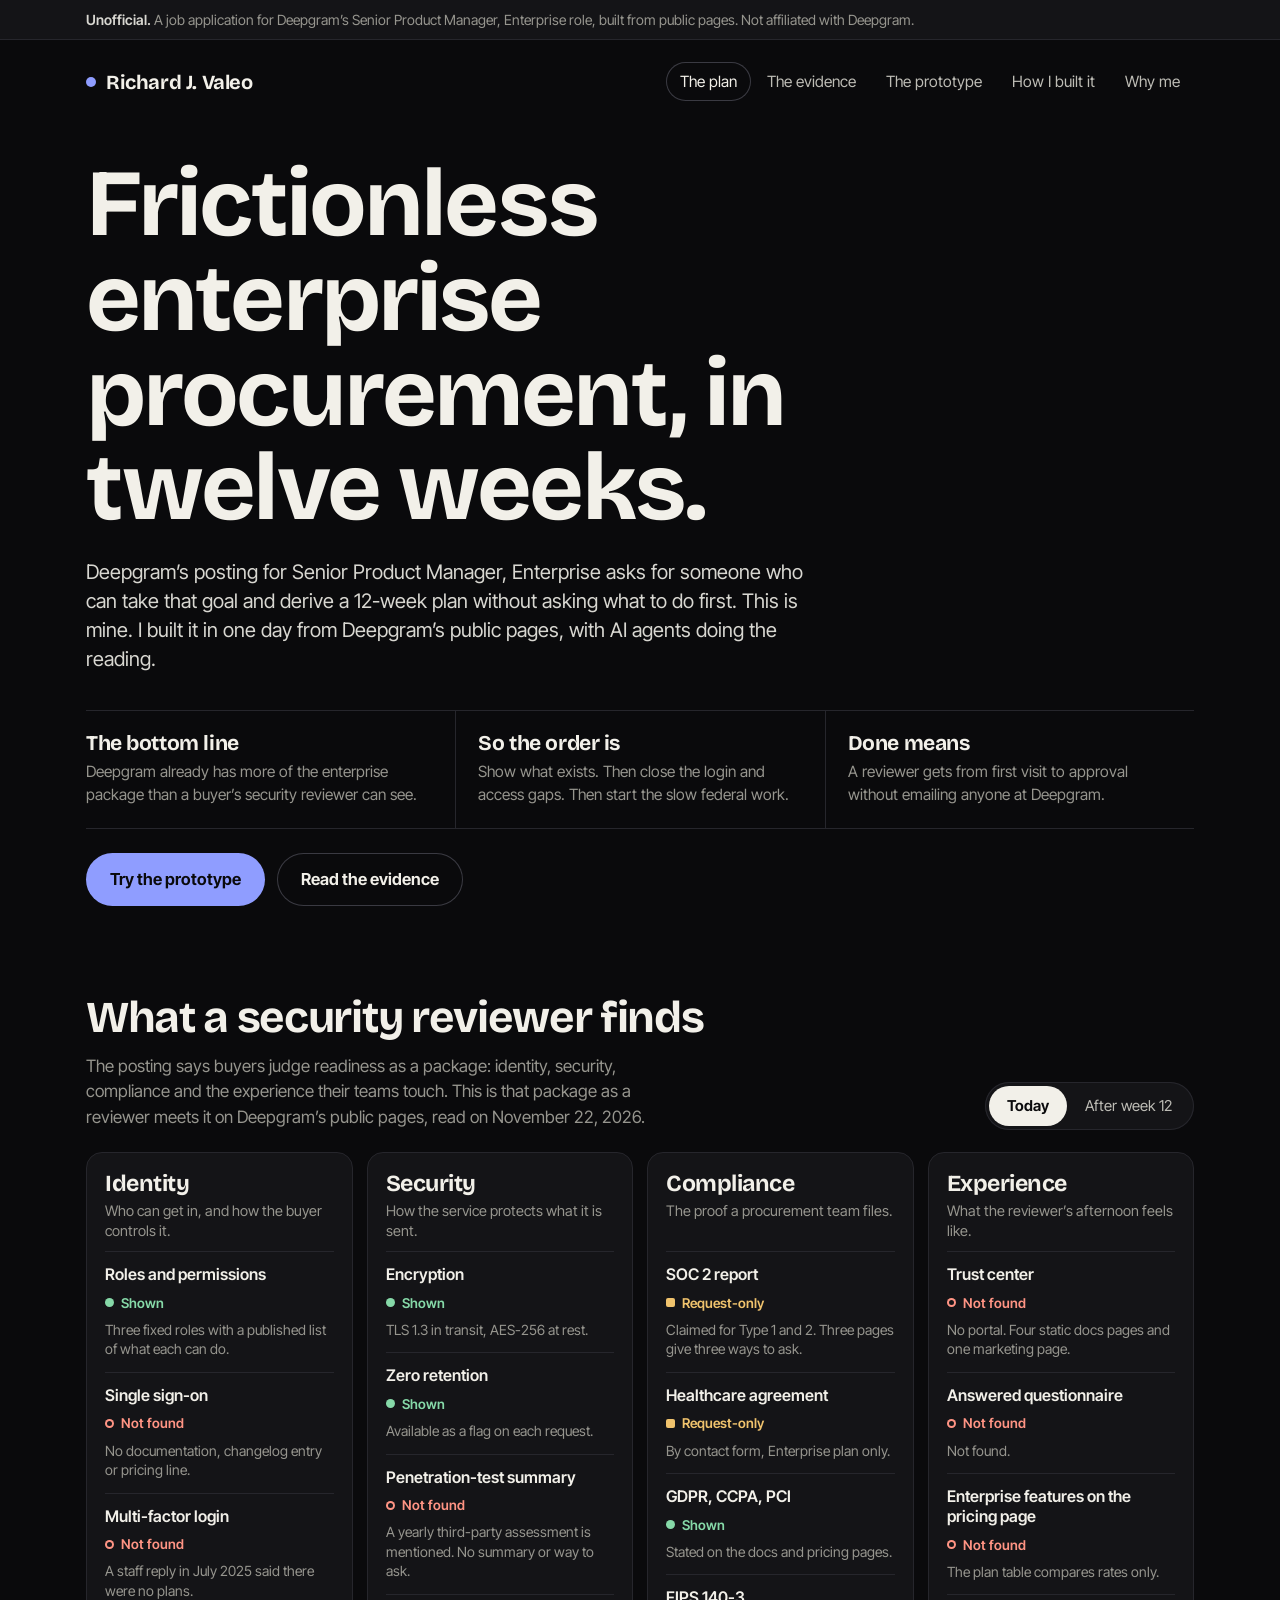
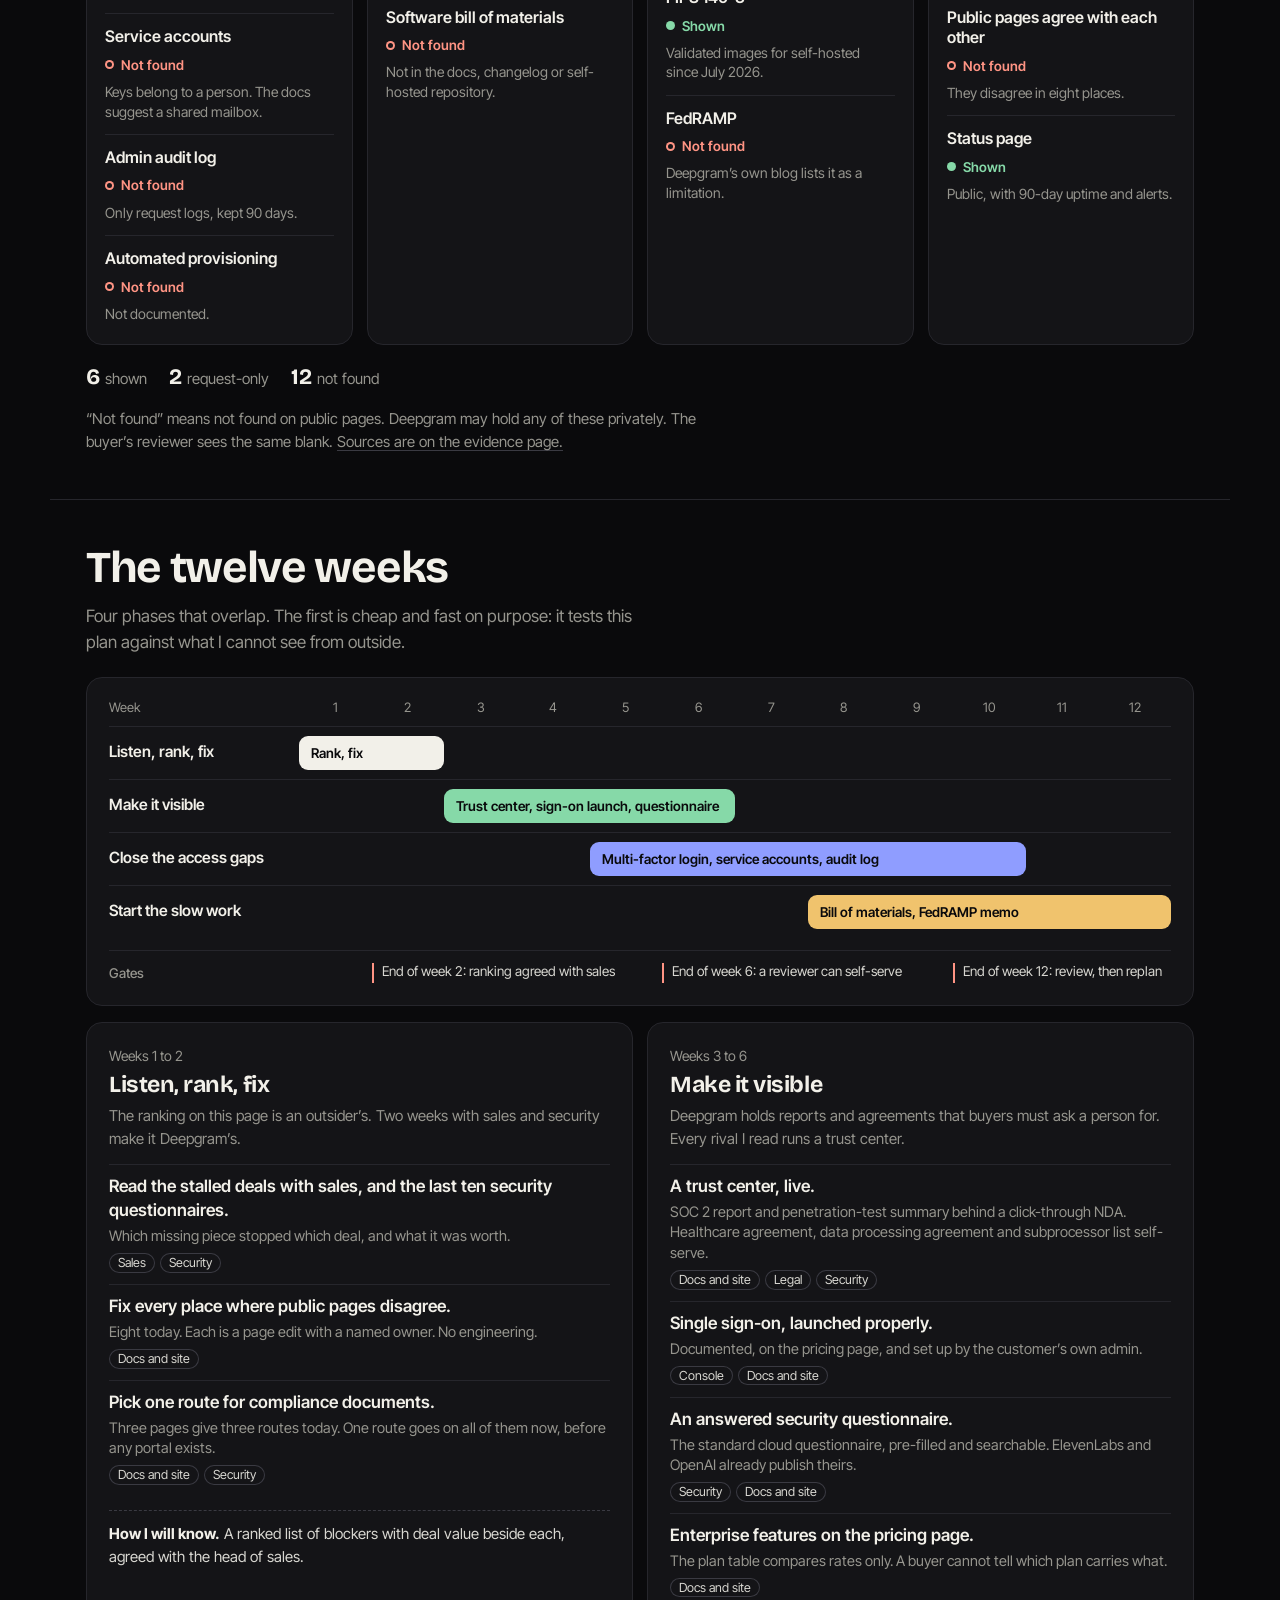
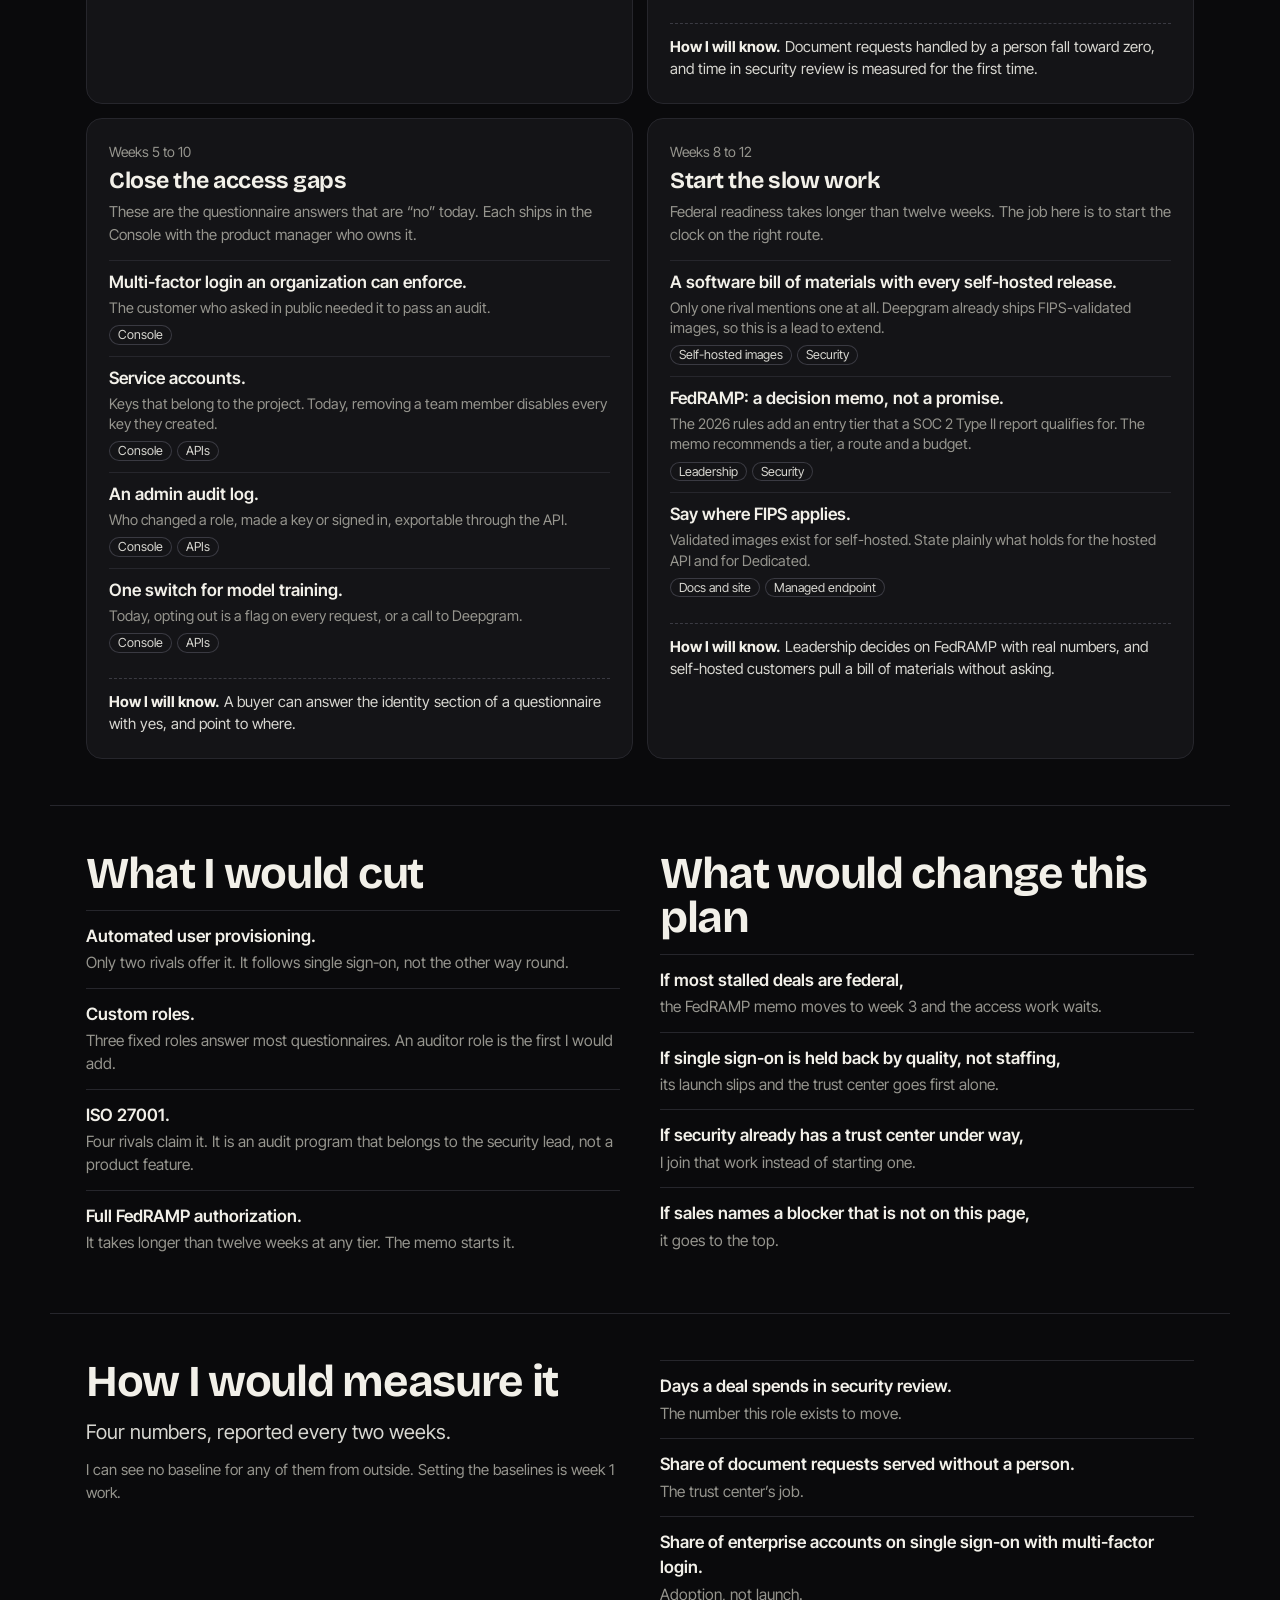
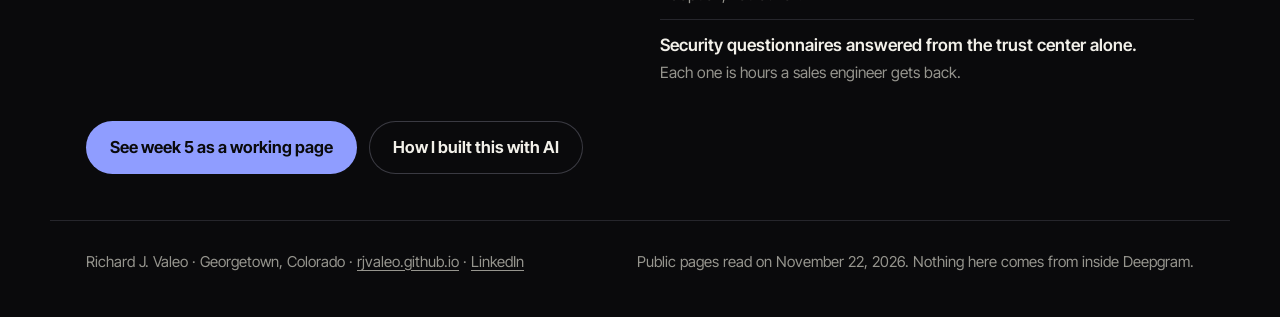
<file: index.html>
<!doctype html><html lang="en"><head><meta charset="utf-8"><meta name="viewport" content="width=device-width,initial-scale=1"><script>if(/thedigitalpolymath[.]com$/.test(location.hostname)){window.dataLayer=window.dataLayer||[];window.gtag=function(){dataLayer.push(arguments)};gtag("js",new Date());gtag("config","G-C206274WSE");var s=document.createElement("script");s.async=true;s.src="https://www.googletagmanager.com/gtag/js?id=G-C206274WSE";document.head.appendChild(s)}</script><meta name="robots" content="noindex,nofollow"><title>Frictionless enterprise procurement in twelve weeks · Richard J. Valeo</title><meta name="description" content="A 12-week plan for Deepgram’s Senior Product Manager, Enterprise role, by Richard J. Valeo. Unofficial, built from public pages."><link rel="stylesheet" href="assets/site.css"></head><body><a class="skip" href="#main">Skip to content</a><div class="flag"><div class="w"><b>Unofficial.</b> A job application for Deepgram&rsquo;s Senior Product Manager, Enterprise role, built from public pages. Not affiliated with Deepgram.</div></div><header class="w nav"><a class="me" href="index.html"><i></i>Richard J. Valeo</a><nav aria-label="Pages"><a href="index.html" aria-current="page">The plan</a><a href="evidence.html">The evidence</a><a href="prototype.html">The prototype</a><a href="how.html">How I built it</a><a href="why.html">Why me</a></nav></header><main id="main"><div class="w hero"><h1>Frictionless enterprise procurement, in twelve weeks.</h1><p class="lead">Deepgram&rsquo;s posting for Senior Product Manager, Enterprise asks for someone who can take that goal and derive a 12-week plan without asking what to do first. This is mine. I built it in one day from Deepgram&rsquo;s public pages, with AI agents doing the reading.</p><div class="bottom"><div><b>The bottom line</b><span>Deepgram already has more of the enterprise package than a buyer&rsquo;s security reviewer can see.</span></div><div><b>So the order is</b><span>Show what exists. Then close the login and access gaps. Then start the slow federal work.</span></div><div><b>Done means</b><span>A reviewer gets from first visit to approval without emailing anyone at Deepgram.</span></div></div><div class="next"><a class="btn" href="prototype.html">Try the prototype</a><a class="btn ghost" href="evidence.html">Read the evidence</a></div></div><section class="w" id="package"><div class="shead"><div><h2>What a security reviewer finds</h2><p>The posting says buyers judge readiness as a package: identity, security, compliance and the experience their teams touch. This is that package as a reviewer meets it on Deepgram&rsquo;s public pages, read on November 22, 2026.</p></div><div class="seg" role="group" aria-label="Board view"><button type="button" aria-pressed="true" data-view="today">Today</button><button type="button" aria-pressed="false" data-view="after">After week 12</button></div></div><div class="board" data-view="today" id="board"><div class="col"><h3>Identity</h3><p>Who can get in, and how the buyer controls it.</p><div class="item"><b>Roles and permissions</b><div class="today"><span class="st ok">Shown</span><small>Three fixed roles with a published list of what each can do.</small></div><div class="after"><span class="st ok">Shown</span><small>Unchanged. An auditor role is the first I would add later.</small></div></div><div class="item moved"><b>Single sign-on</b><div class="today"><span class="st none">Not found</span><small>No documentation, changelog entry or pricing line.</small></div><div class="after"><span class="st ok">Self-serve</span><span class="wk">week 4</span><small>Documented, priced, and set up by the customer&rsquo;s own admin.</small></div></div><div class="item moved"><b>Multi-factor login</b><div class="today"><span class="st none">Not found</span><small>A staff reply in July 2025 said there were no plans.</small></div><div class="after"><span class="st ok">Shown</span><span class="wk">week 8</span><small>Enforceable for a whole organization.</small></div></div><div class="item moved"><b>Service accounts</b><div class="today"><span class="st none">Not found</span><small>Keys belong to a person. The docs suggest a shared mailbox.</small></div><div class="after"><span class="st ok">Shown</span><span class="wk">week 9</span><small>Keys that belong to the project and survive staff changes.</small></div></div><div class="item moved"><b>Admin audit log</b><div class="today"><span class="st none">Not found</span><small>Only request logs, kept 90 days.</small></div><div class="after"><span class="st ok">Shown</span><span class="wk">week 10</span><small>Role changes, key events and sign-ins, exportable.</small></div></div><div class="item"><b>Automated provisioning</b><div class="today"><span class="st none">Not found</span><small>Not documented.</small></div><div class="after"><span class="st none">Not found</span><small>Cut from these twelve weeks. It follows single sign-on.</small></div></div></div><div class="col"><h3>Security</h3><p>How the service protects what it is sent.</p><div class="item"><b>Encryption</b><div class="today"><span class="st ok">Shown</span><small>TLS 1.3 in transit, AES-256 at rest.</small></div><div class="after"><span class="st ok">Shown</span><small>Unchanged.</small></div></div><div class="item moved"><b>Zero retention</b><div class="today"><span class="st ok">Shown</span><small>Available as a flag on each request.</small></div><div class="after"><span class="st ok">Self-serve</span><span class="wk">week 7</span><small>One account-level switch an admin sets.</small></div></div><div class="item moved"><b>Penetration-test summary</b><div class="today"><span class="st none">Not found</span><small>A yearly third-party assessment is mentioned. No summary or way to ask.</small></div><div class="after"><span class="st gate">Request-only</span><span class="wk">week 5</span><small>In the trust center, behind a click-through NDA.</small></div></div><div class="item moved"><b>Software bill of materials</b><div class="today"><span class="st none">Not found</span><small>Not in the docs, changelog or self-hosted repository.</small></div><div class="after"><span class="st ok">Self-serve</span><span class="wk">week 11</span><small>Published with every self-hosted release.</small></div></div></div><div class="col"><h3>Compliance</h3><p>The proof a procurement team files.</p><div class="item moved"><b>SOC 2 report</b><div class="today"><span class="st gate">Request-only</span><small>Claimed for Type 1 and 2. Three pages give three ways to ask.</small></div><div class="after"><span class="st ok">Self-serve</span><span class="wk">week 4</span><small>One route: the trust center, behind a click-through NDA.</small></div></div><div class="item moved"><b>Healthcare agreement</b><div class="today"><span class="st gate">Request-only</span><small>By contact form, Enterprise plan only.</small></div><div class="after"><span class="st ok">Self-serve</span><span class="wk">week 5</span><small>Requested and signed in the trust center.</small></div></div><div class="item"><b>GDPR, CCPA, PCI</b><div class="today"><span class="st ok">Shown</span><small>Stated on the docs and pricing pages.</small></div><div class="after"><span class="st ok">Shown</span><small>Unchanged.</small></div></div><div class="item moved"><b>FIPS 140-3</b><div class="today"><span class="st ok">Shown</span><small>Validated images for self-hosted since July 2026.</small></div><div class="after"><span class="st ok">Shown</span><span class="wk">week 12</span><small>Plus a plain statement of what holds for the hosted API.</small></div></div><div class="item moved"><b>FedRAMP</b><div class="today"><span class="st none">Not found</span><small>Deepgram&rsquo;s own blog lists it as a limitation.</small></div><div class="after"><span class="st move">In motion</span><span class="wk">week 12</span><small>A decision memo: tier, route and budget.</small></div></div></div><div class="col"><h3>Experience</h3><p>What the reviewer&rsquo;s afternoon feels like.</p><div class="item moved"><b>Trust center</b><div class="today"><span class="st none">Not found</span><small>No portal. Four static docs pages and one marketing page.</small></div><div class="after"><span class="st ok">Self-serve</span><span class="wk">week 5</span><small>Live, with documents, answers and status in one place.</small></div></div><div class="item moved"><b>Answered questionnaire</b><div class="today"><span class="st none">Not found</span><small>Not found.</small></div><div class="after"><span class="st ok">Self-serve</span><span class="wk">week 6</span><small>The standard cloud questionnaire, pre-filled and searchable.</small></div></div><div class="item moved"><b>Enterprise features on the pricing page</b><div class="today"><span class="st none">Not found</span><small>The plan table compares rates only.</small></div><div class="after"><span class="st ok">Shown</span><span class="wk">week 4</span><small>Listed by plan.</small></div></div><div class="item moved"><b>Public pages agree with each other</b><div class="today"><span class="st none">Not found</span><small>They disagree in eight places.</small></div><div class="after"><span class="st ok">Shown</span><span class="wk">week 2</span><small>Fixed, with an owner for each page.</small></div></div><div class="item"><b>Status page</b><div class="today"><span class="st ok">Shown</span><small>Public, with 90-day uptime and alerts.</small></div><div class="after"><span class="st ok">Shown</span><small>Unchanged.</small></div></div></div></div><div class="tally today"><span><b>6</b>shown</span><span><b>2</b>request-only</span><span><b>12</b>not found</span></div><div class="tally after"><span><b>17</b>shown or self-serve</span><span><b>1</b>behind an NDA</span><span><b>1</b>in motion</span><span><b>1</b>not yet</span></div><p class="note" style="margin-top:14px">&ldquo;Not found&rdquo; means not found on public pages. Deepgram may hold any of these privately. The buyer&rsquo;s reviewer sees the same blank. <a href="evidence.html">Sources are on the evidence page.</a></p></section><section class="w" id="weeks"><div class="shead"><div><h2>The twelve weeks</h2><p>Four phases that overlap. The first is cheap and fast on purpose: it tests this plan against what I cannot see from outside.</p></div></div><div class="gantt" role="img" aria-label="Twelve-week timeline in four overlapping phases: weeks 1 to 2, 3 to 6, 5 to 10 and 8 to 12."><div class="gin"><div class="wkrow"><span>Week</span><span>1</span><span>2</span><span>3</span><span>4</span><span>5</span><span>6</span><span>7</span><span>8</span><span>9</span><span>10</span><span>11</span><span>12</span></div><div class="lane"><b>Listen, rank, fix</b><div class="bar a" style="grid-column:2/4">Rank, fix</div></div><div class="lane"><b>Make it visible</b><div class="bar b" style="grid-column:4/8">Trust center, sign-on launch, questionnaire</div></div><div class="lane"><b>Close the access gaps</b><div class="bar c" style="grid-column:6/12">Multi-factor login, service accounts, audit log</div></div><div class="lane"><b>Start the slow work</b><div class="bar e" style="grid-column:9/14">Bill of materials, FedRAMP memo</div></div><div class="gates"><b>Gates</b><span style="grid-column:3/7">End of week 2: ranking agreed with sales</span><span style="grid-column:7/11">End of week 6: a reviewer can self-serve</span><span style="grid-column:11/14">End of week 12: review, then replan</span></div></div></div><div class="phases"><div class="phase"><span class="when">Weeks 1 to 2</span><h3>Listen, rank, fix</h3><p class="note" style="margin-top:8px">The ranking on this page is an outsider&rsquo;s. Two weeks with sales and security make it Deepgram&rsquo;s.</p><ul><li><b>Read the stalled deals with sales, and the last ten security questionnaires.</b><span>Which missing piece stopped which deal, and what it was worth.</span><span class="tag">Sales</span><span class="tag">Security</span></li><li><b>Fix every place where public pages disagree.</b><span>Eight today. Each is a page edit with a named owner. No engineering.</span><span class="tag">Docs and site</span></li><li><b>Pick one route for compliance documents.</b><span>Three pages give three routes today. One route goes on all of them now, before any portal exists.</span><span class="tag">Docs and site</span><span class="tag">Security</span></li></ul><p class="know"><b>How I will know.</b> A ranked list of blockers with deal value beside each, agreed with the head of sales.</p></div><div class="phase"><span class="when">Weeks 3 to 6</span><h3>Make it visible</h3><p class="note" style="margin-top:8px">Deepgram holds reports and agreements that buyers must ask a person for. Every rival I read runs a trust center.</p><ul><li><b>A trust center, live.</b><span>SOC 2 report and penetration-test summary behind a click-through NDA. Healthcare agreement, data processing agreement and subprocessor list self-serve.</span><span class="tag">Docs and site</span><span class="tag">Legal</span><span class="tag">Security</span></li><li><b>Single sign-on, launched properly.</b><span>Documented, on the pricing page, and set up by the customer&rsquo;s own admin.</span><span class="tag">Console</span><span class="tag">Docs and site</span></li><li><b>An answered security questionnaire.</b><span>The standard cloud questionnaire, pre-filled and searchable. ElevenLabs and OpenAI already publish theirs.</span><span class="tag">Security</span><span class="tag">Docs and site</span></li><li><b>Enterprise features on the pricing page.</b><span>The plan table compares rates only. A buyer cannot tell which plan carries what.</span><span class="tag">Docs and site</span></li></ul><p class="know"><b>How I will know.</b> Document requests handled by a person fall toward zero, and time in security review is measured for the first time.</p></div><div class="phase"><span class="when">Weeks 5 to 10</span><h3>Close the access gaps</h3><p class="note" style="margin-top:8px">These are the questionnaire answers that are &ldquo;no&rdquo; today. Each ships in the Console with the product manager who owns it.</p><ul><li><b>Multi-factor login an organization can enforce.</b><span>The customer who asked in public needed it to pass an audit.</span><span class="tag">Console</span></li><li><b>Service accounts.</b><span>Keys that belong to the project. Today, removing a team member disables every key they created.</span><span class="tag">Console</span><span class="tag">APIs</span></li><li><b>An admin audit log.</b><span>Who changed a role, made a key or signed in, exportable through the API.</span><span class="tag">Console</span><span class="tag">APIs</span></li><li><b>One switch for model training.</b><span>Today, opting out is a flag on every request, or a call to Deepgram.</span><span class="tag">Console</span><span class="tag">APIs</span></li></ul><p class="know"><b>How I will know.</b> A buyer can answer the identity section of a questionnaire with yes, and point to where.</p></div><div class="phase"><span class="when">Weeks 8 to 12</span><h3>Start the slow work</h3><p class="note" style="margin-top:8px">Federal readiness takes longer than twelve weeks. The job here is to start the clock on the right route.</p><ul><li><b>A software bill of materials with every self-hosted release.</b><span>Only one rival mentions one at all. Deepgram already ships FIPS-validated images, so this is a lead to extend.</span><span class="tag">Self-hosted images</span><span class="tag">Security</span></li><li><b>FedRAMP: a decision memo, not a promise.</b><span>The 2026 rules add an entry tier that a SOC 2 Type II report qualifies for. The memo recommends a tier, a route and a budget.</span><span class="tag">Leadership</span><span class="tag">Security</span></li><li><b>Say where FIPS applies.</b><span>Validated images exist for self-hosted. State plainly what holds for the hosted API and for Dedicated.</span><span class="tag">Docs and site</span><span class="tag">Managed endpoint</span></li></ul><p class="know"><b>How I will know.</b> Leadership decides on FedRAMP with real numbers, and self-hosted customers pull a bill of materials without asking.</p></div></div></section><section class="w"><div class="two"><div><h2>What I would cut</h2><ul class="plain"><li><b>Automated user provisioning.</b><span>Only two rivals offer it. It follows single sign-on, not the other way round.</span></li><li><b>Custom roles.</b><span>Three fixed roles answer most questionnaires. An auditor role is the first I would add.</span></li><li><b>ISO 27001.</b><span>Four rivals claim it. It is an audit program that belongs to the security lead, not a product feature.</span></li><li><b>Full FedRAMP authorization.</b><span>It takes longer than twelve weeks at any tier. The memo starts it.</span></li></ul></div><div><h2>What would change this plan</h2><ul class="plain"><li><b>If most stalled deals are federal,</b><span>the FedRAMP memo moves to week 3 and the access work waits.</span></li><li><b>If single sign-on is held back by quality, not staffing,</b><span>its launch slips and the trust center goes first alone.</span></li><li><b>If security already has a trust center under way,</b><span>I join that work instead of starting one.</span></li><li><b>If sales names a blocker that is not on this page,</b><span>it goes to the top.</span></li></ul></div></div></section><section class="w"><div class="two"><div><h2>How I would measure it</h2><p class="lead">Four numbers, reported every two weeks.</p><p class="note" style="margin-top:12px">I can see no baseline for any of them from outside. Setting the baselines is week 1 work.</p></div><ul class="plain"><li><b>Days a deal spends in security review.</b><span>The number this role exists to move.</span></li><li><b>Share of document requests served without a person.</b><span>The trust center&rsquo;s job.</span></li><li><b>Share of enterprise accounts on single sign-on with multi-factor login.</b><span>Adoption, not launch.</span></li><li><b>Security questionnaires answered from the trust center alone.</b><span>Each one is hours a sales engineer gets back.</span></li></ul></div><div class="next"><a class="btn" href="prototype.html">See week 5 as a working page</a><a class="btn ghost" href="how.html">How I built this with AI</a></div></section></main><footer class="w foot"><span>Richard J. Valeo &middot; Georgetown, Colorado &middot; <a href="https://rjvaleo.github.io/">rjvaleo.github.io</a> &middot; <a href="https://www.linkedin.com/in/rjvaleo">LinkedIn</a></span><span>Public pages read on November 22, 2026. Nothing here comes from inside Deepgram.</span></footer><script>(function(){var b=document.getElementById("board"),bs=document.querySelectorAll(".seg button"),t=document.querySelectorAll(".tally");function set(v){b.dataset.view=v;bs.forEach(function(x){x.setAttribute("aria-pressed",x.dataset.view===v)});t.forEach(function(x){x.hidden=!x.classList.contains(v)});b.querySelectorAll(".item.moved").forEach(function(i){i.classList.remove("changed");void i.offsetWidth;if(v==="after")i.classList.add("changed")})}bs.forEach(function(x){x.addEventListener("click",function(){set(x.dataset.view)})});set("today")})();</script></body></html>
</file>
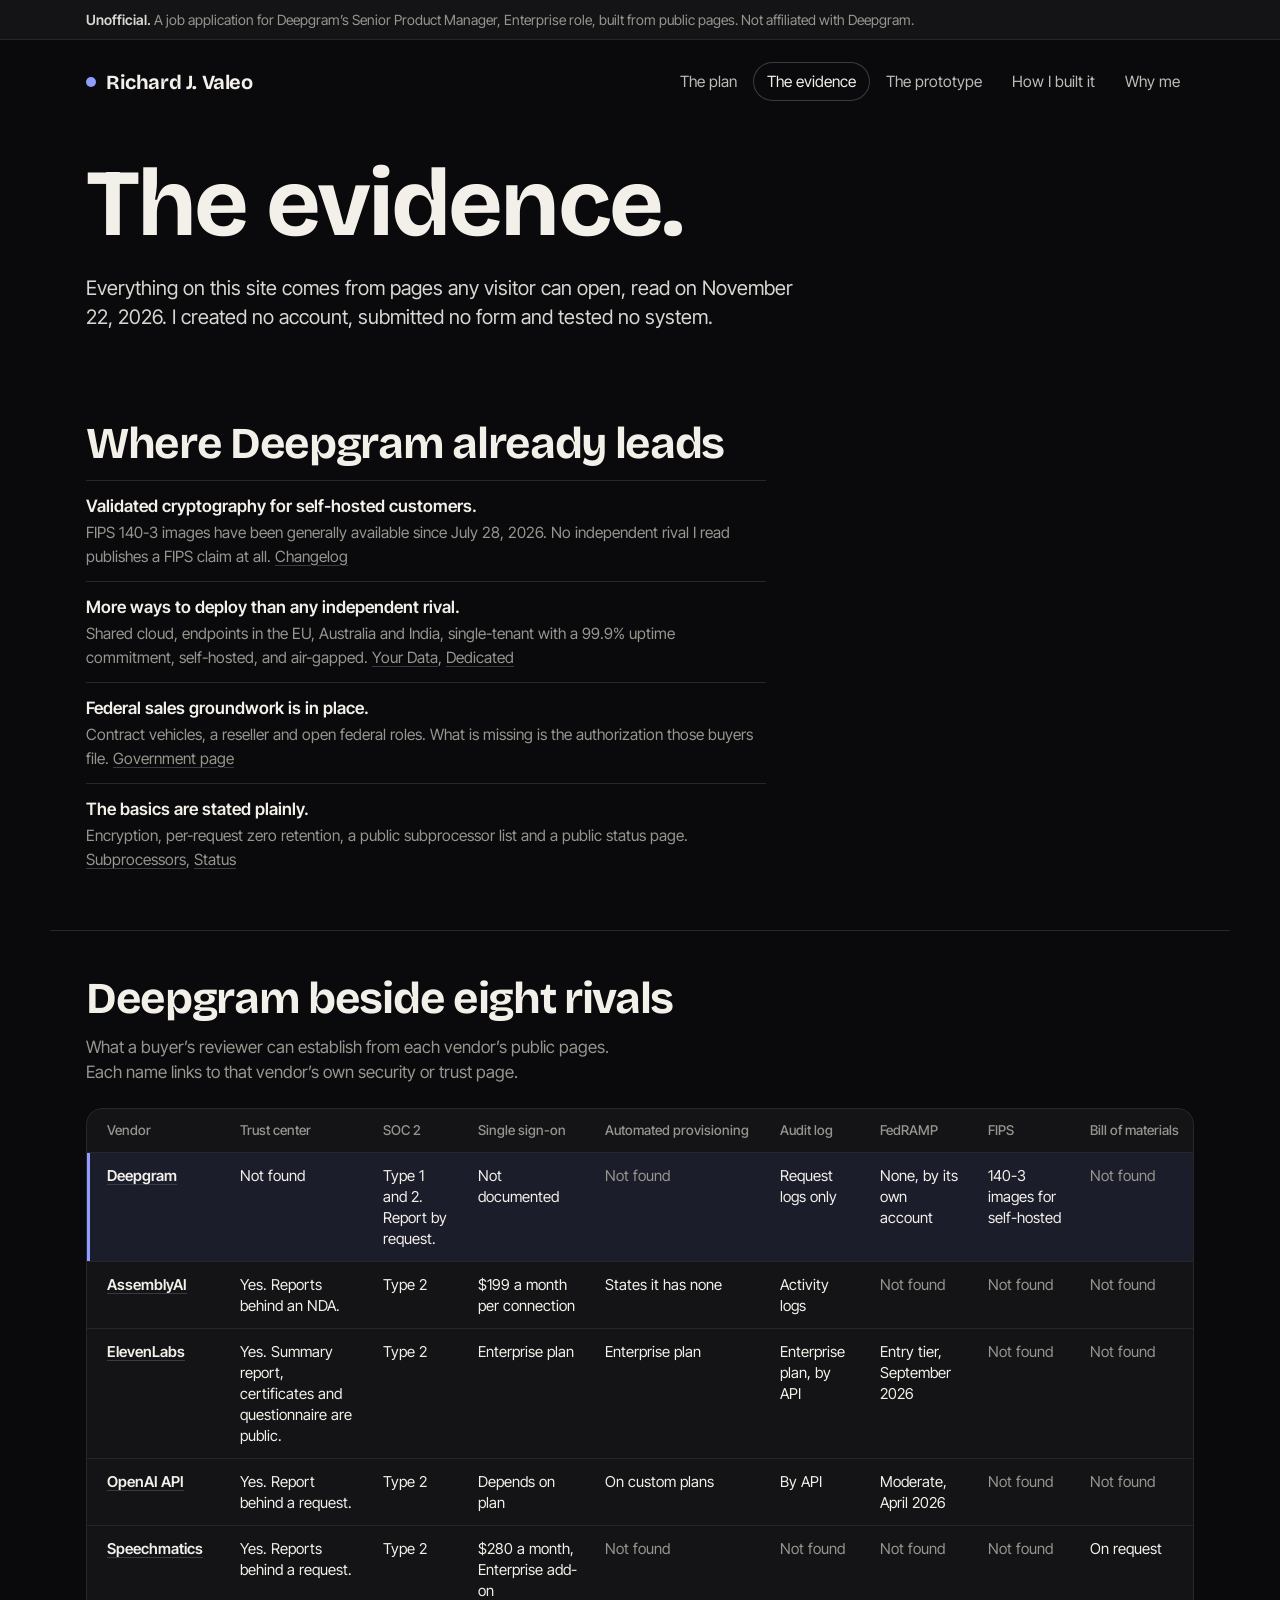
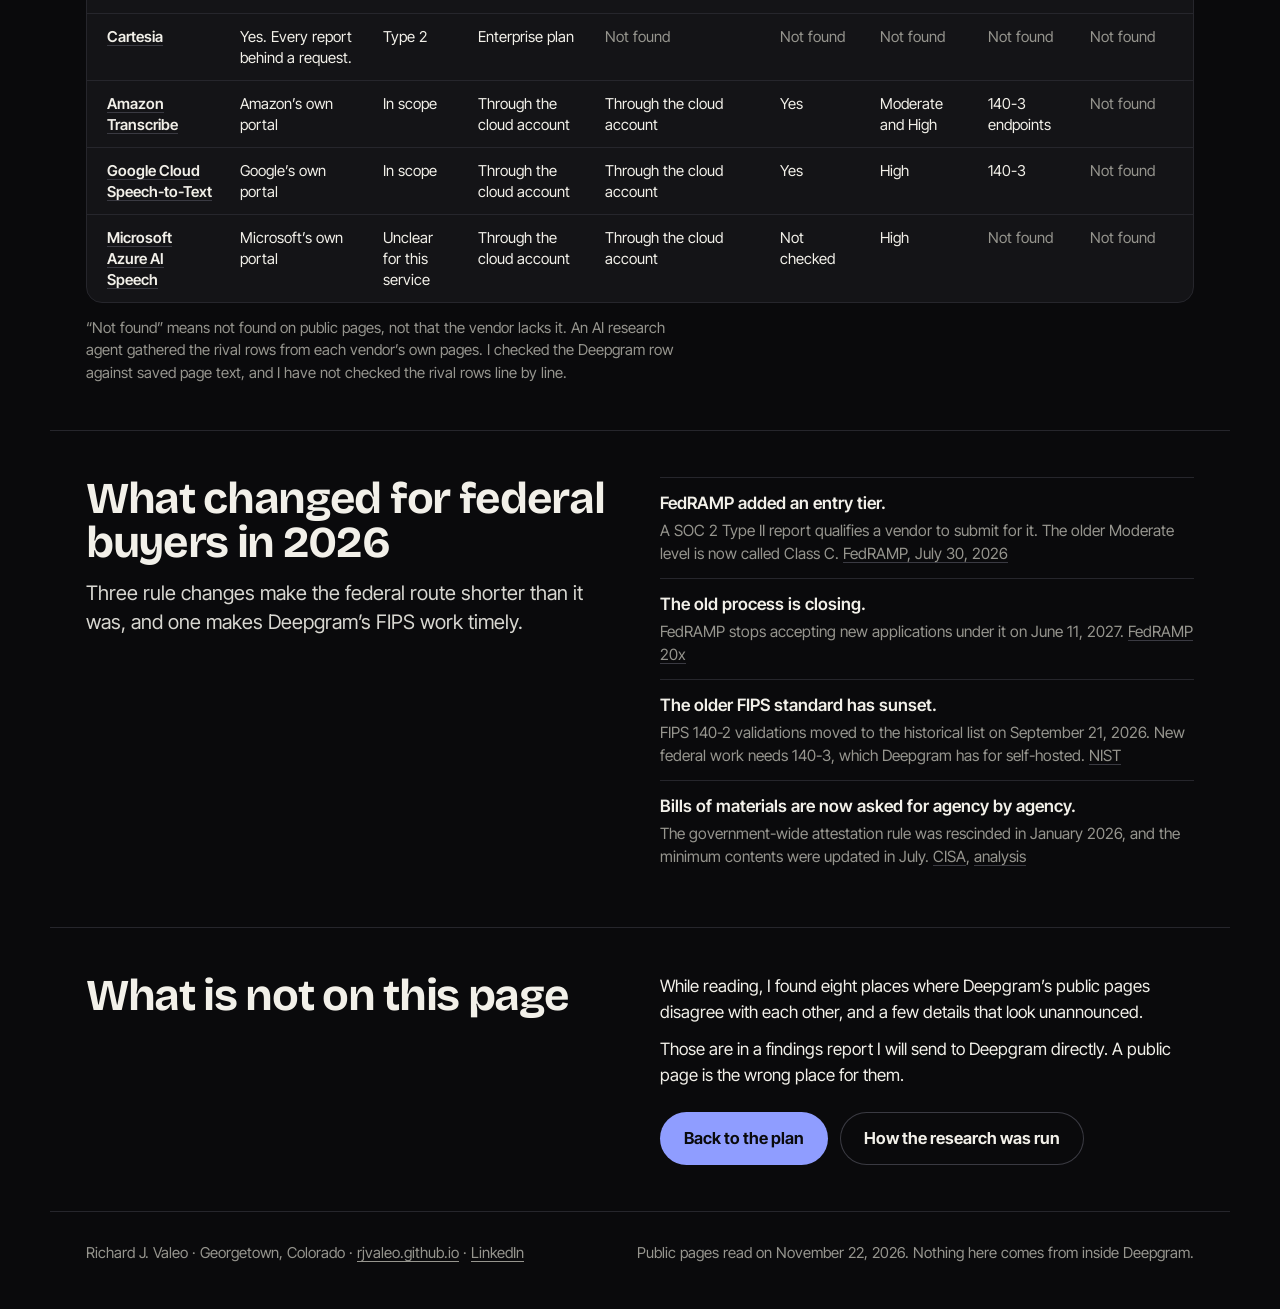
<file: evidence.html>
<!doctype html><html lang="en"><head><meta charset="utf-8"><meta name="viewport" content="width=device-width,initial-scale=1"><script>if(/thedigitalpolymath[.]com$/.test(location.hostname)){window.dataLayer=window.dataLayer||[];window.gtag=function(){dataLayer.push(arguments)};gtag("js",new Date());gtag("config","G-C206274WSE");var s=document.createElement("script");s.async=true;s.src="https://www.googletagmanager.com/gtag/js?id=G-C206274WSE";document.head.appendChild(s)}</script><meta name="robots" content="noindex,nofollow"><title>The evidence · Richard J. Valeo</title><meta name="description" content="Deepgram’s public enterprise readiness beside eight rivals, with sources."><link rel="stylesheet" href="assets/site.css"></head><body><a class="skip" href="#main">Skip to content</a><div class="flag"><div class="w"><b>Unofficial.</b> A job application for Deepgram&rsquo;s Senior Product Manager, Enterprise role, built from public pages. Not affiliated with Deepgram.</div></div><header class="w nav"><a class="me" href="index.html"><i></i>Richard J. Valeo</a><nav aria-label="Pages"><a href="index.html">The plan</a><a href="evidence.html" aria-current="page">The evidence</a><a href="prototype.html">The prototype</a><a href="how.html">How I built it</a><a href="why.html">Why me</a></nav></header><main id="main"><div class="w hero"><h1>The evidence.</h1><p class="lead">Everything on this site comes from pages any visitor can open, read on November 22, 2026. I created no account, submitted no form and tested no system.</p></div><section class="w"><h2>Where Deepgram already leads</h2><ul class="plain"><li><b>Validated cryptography for self-hosted customers.</b><span>FIPS 140-3 images have been generally available since July 28, 2026. No independent rival I read publishes a FIPS claim at all. <a href="https://developers.deepgram.com/changelog/2026/7/28">Changelog</a></span></li><li><b>More ways to deploy than any independent rival.</b><span>Shared cloud, endpoints in the EU, Australia and India, single-tenant with a 99.9% uptime commitment, self-hosted, and air-gapped. <a href="https://developers.deepgram.com/trust-security/your-data">Your Data</a>, <a href="https://deepgram.com/dedicated">Dedicated</a></span></li><li><b>Federal sales groundwork is in place.</b><span>Contract vehicles, a reseller and open federal roles. What is missing is the authorization those buyers file. <a href="https://deepgram.com/solutions/government">Government page</a></span></li><li><b>The basics are stated plainly.</b><span>Encryption, per-request zero retention, a public subprocessor list and a public status page. <a href="https://deepgram.com/privacy/subprocessors">Subprocessors</a>, <a href="https://status.deepgram.com">Status</a></span></li></ul></section><section class="w"><div class="shead"><div><h2>Deepgram beside eight rivals</h2><p>What a buyer&rsquo;s reviewer can establish from each vendor&rsquo;s public pages. Each name links to that vendor&rsquo;s own security or trust page.</p></div></div><div class="tw"><table><thead><tr><th>Vendor</th><th>Trust center</th><th>SOC 2</th><th>Single sign-on</th><th>Automated provisioning</th><th>Audit log</th><th>FedRAMP</th><th>FIPS</th><th>Bill of materials</th></tr></thead><tbody><tr class="us"><td><b><a href="https://developers.deepgram.com/trust-security/data-privacy-compliance">Deepgram</a></b></td><td>Not found</td><td>Type 1 and 2. Report by request.</td><td>Not documented</td><td><span class="note">Not found</span></td><td>Request logs only</td><td>None, by its own account</td><td>140-3 images for self-hosted</td><td><span class="note">Not found</span></td></tr><tr><td><b><a href="https://www.assemblyai.com/security">AssemblyAI</a></b></td><td>Yes. Reports behind an NDA.</td><td>Type 2</td><td>$199 a month per connection</td><td>States it has none</td><td>Activity logs</td><td><span class="note">Not found</span></td><td><span class="note">Not found</span></td><td><span class="note">Not found</span></td></tr><tr><td><b><a href="https://compliance.elevenlabs.io/">ElevenLabs</a></b></td><td>Yes. Summary report, certificates and questionnaire are public.</td><td>Type 2</td><td>Enterprise plan</td><td>Enterprise plan</td><td>Enterprise plan, by API</td><td>Entry tier, September 2026</td><td><span class="note">Not found</span></td><td><span class="note">Not found</span></td></tr><tr><td><b><a href="https://trust.openai.com/">OpenAI API</a></b></td><td>Yes. Report behind a request.</td><td>Type 2</td><td>Depends on plan</td><td>On custom plans</td><td>By API</td><td>Moderate, April 2026</td><td><span class="note">Not found</span></td><td><span class="note">Not found</span></td></tr><tr><td><b><a href="https://speechmatics.safebase.us/">Speechmatics</a></b></td><td>Yes. Reports behind a request.</td><td>Type 2</td><td>$280 a month, Enterprise add-on</td><td><span class="note">Not found</span></td><td><span class="note">Not found</span></td><td><span class="note">Not found</span></td><td><span class="note">Not found</span></td><td>On request</td></tr><tr><td><b><a href="https://trust.cartesia.ai/">Cartesia</a></b></td><td>Yes. Every report behind a request.</td><td>Type 2</td><td>Enterprise plan</td><td><span class="note">Not found</span></td><td><span class="note">Not found</span></td><td><span class="note">Not found</span></td><td><span class="note">Not found</span></td><td><span class="note">Not found</span></td></tr><tr><td><b><a href="https://docs.aws.amazon.com/transcribe/latest/dg/transcribe-compliance.html">Amazon Transcribe</a></b></td><td>Amazon&rsquo;s own portal</td><td>In scope</td><td>Through the cloud account</td><td>Through the cloud account</td><td>Yes</td><td>Moderate and High</td><td>140-3 endpoints</td><td><span class="note">Not found</span></td></tr><tr><td><b><a href="https://cloud.google.com/security/compliance/services-in-scope">Google Cloud Speech-to-Text</a></b></td><td>Google&rsquo;s own portal</td><td>In scope</td><td>Through the cloud account</td><td>Through the cloud account</td><td>Yes</td><td>High</td><td>140-3</td><td><span class="note">Not found</span></td></tr><tr><td><b><a href="https://learn.microsoft.com/en-us/azure/compliance/offerings/cloud-services-in-audit-scope">Microsoft Azure AI Speech</a></b></td><td>Microsoft&rsquo;s own portal</td><td>Unclear for this service</td><td>Through the cloud account</td><td>Through the cloud account</td><td>Not checked</td><td>High</td><td><span class="note">Not found</span></td><td><span class="note">Not found</span></td></tr></tbody></table></div><p class="note" style="margin-top:14px">&ldquo;Not found&rdquo; means not found on public pages, not that the vendor lacks it. An AI research agent gathered the rival rows from each vendor&rsquo;s own pages. I checked the Deepgram row against saved page text, and I have not checked the rival rows line by line.</p></section><section class="w"><div class="two"><div><h2>What changed for federal buyers in 2026</h2><p class="lead">Three rule changes make the federal route shorter than it was, and one makes Deepgram&rsquo;s FIPS work timely.</p></div><ul class="plain"><li><b>FedRAMP added an entry tier.</b><span>A SOC 2 Type II report qualifies a vendor to submit for it. The older Moderate level is now called Class C. <a href="https://www.fedramp.gov/2026-07-30-fedramp-certification-paths-are-heating-up/">FedRAMP, July 30, 2026</a></span></li><li><b>The old process is closing.</b><span>FedRAMP stops accepting new applications under it on June 11, 2027. <a href="https://www.fedramp.gov/20x/">FedRAMP 20x</a></span></li><li><b>The older FIPS standard has sunset.</b><span>FIPS 140-2 validations moved to the historical list on September 21, 2026. New federal work needs 140-3, which Deepgram has for self-hosted. <a href="https://csrc.nist.gov/projects/fips-140-3-transition-effort">NIST</a></span></li><li><b>Bills of materials are now asked for agency by agency.</b><span>The government-wide attestation rule was rescinded in January 2026, and the minimum contents were updated in July. <a href="https://www.cisa.gov/resources-tools/resources/2026-minimum-elements-software-bill-materials-sbom">CISA</a>, <a href="https://www.dwt.com/blogs/privacy--security-law-blog/2026/02/omb-changes-course-on-software-security">analysis</a></span></li></ul></div></section><section class="w"><div class="two"><div><h2>What is not on this page</h2></div><div><p>While reading, I found eight places where Deepgram&rsquo;s public pages disagree with each other, and a few details that look unannounced.</p><p>Those are in a findings report I will send to Deepgram directly. A public page is the wrong place for them.</p><div class="next"><a class="btn" href="index.html">Back to the plan</a><a class="btn ghost" href="how.html">How the research was run</a></div></div></div></section></main><footer class="w foot"><span>Richard J. Valeo &middot; Georgetown, Colorado &middot; <a href="https://rjvaleo.github.io/">rjvaleo.github.io</a> &middot; <a href="https://www.linkedin.com/in/rjvaleo">LinkedIn</a></span><span>Public pages read on November 22, 2026. Nothing here comes from inside Deepgram.</span></footer></body></html>
</file>
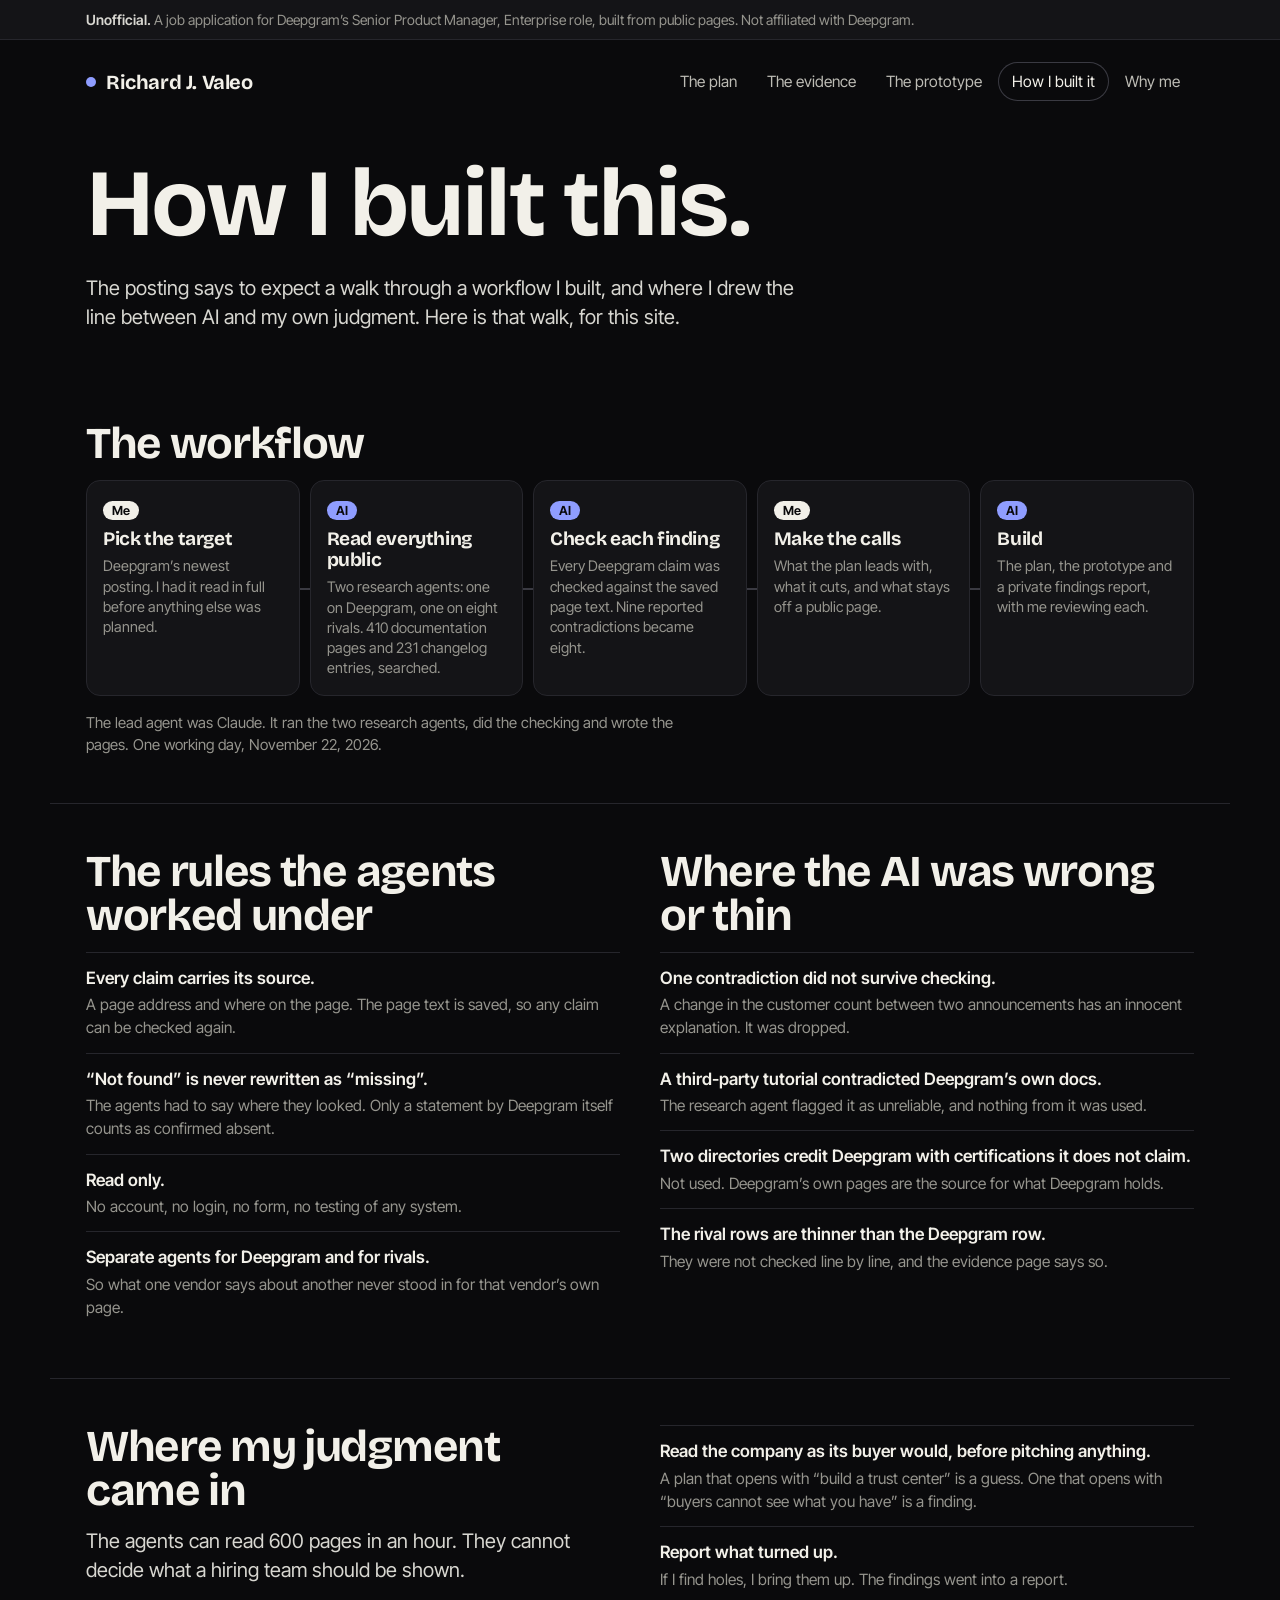
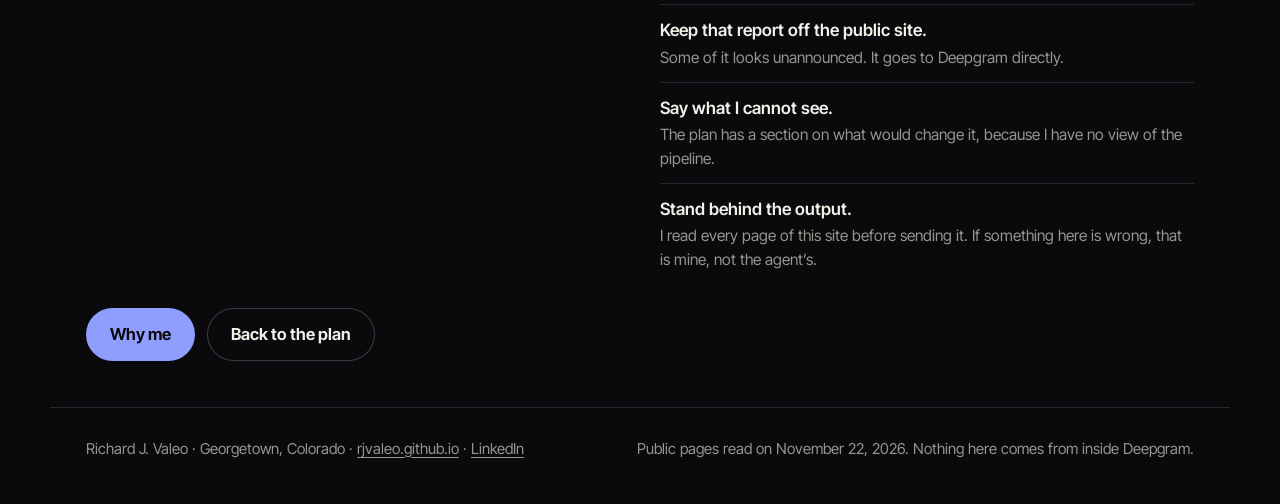
<file: how.html>
<!doctype html><html lang="en"><head><meta charset="utf-8"><meta name="viewport" content="width=device-width,initial-scale=1"><script>if(/thedigitalpolymath[.]com$/.test(location.hostname)){window.dataLayer=window.dataLayer||[];window.gtag=function(){dataLayer.push(arguments)};gtag("js",new Date());gtag("config","G-C206274WSE");var s=document.createElement("script");s.async=true;s.src="https://www.googletagmanager.com/gtag/js?id=G-C206274WSE";document.head.appendChild(s)}</script><meta name="robots" content="noindex,nofollow"><title>How I built this · Richard J. Valeo</title><meta name="description" content="The AI workflow behind this plan, what was checked, and where judgment came in."><link rel="stylesheet" href="assets/site.css"></head><body><a class="skip" href="#main">Skip to content</a><div class="flag"><div class="w"><b>Unofficial.</b> A job application for Deepgram&rsquo;s Senior Product Manager, Enterprise role, built from public pages. Not affiliated with Deepgram.</div></div><header class="w nav"><a class="me" href="index.html"><i></i>Richard J. Valeo</a><nav aria-label="Pages"><a href="index.html">The plan</a><a href="evidence.html">The evidence</a><a href="prototype.html">The prototype</a><a href="how.html" aria-current="page">How I built it</a><a href="why.html">Why me</a></nav></header><main id="main"><div class="w hero"><h1>How I built this.</h1><p class="lead">The posting says to expect a walk through a workflow I built, and where I drew the line between AI and my own judgment. Here is that walk, for this site.</p></div><section class="w"><h2>The workflow</h2><div class="flow"><div class="step"><span class="who me">Me</span><b>Pick the target</b><span>Deepgram&rsquo;s newest posting. I had it read in full before anything else was planned.</span></div><div class="step"><span class="who ai">AI</span><b>Read everything public</b><span>Two research agents: one on Deepgram, one on eight rivals. 410 documentation pages and 231 changelog entries, searched.</span></div><div class="step"><span class="who ai">AI</span><b>Check each finding</b><span>Every Deepgram claim was checked against the saved page text. Nine reported contradictions became eight.</span></div><div class="step"><span class="who me">Me</span><b>Make the calls</b><span>What the plan leads with, what it cuts, and what stays off a public page.</span></div><div class="step"><span class="who ai">AI</span><b>Build</b><span>The plan, the prototype and a private findings report, with me reviewing each.</span></div></div><p class="note" style="margin-top:16px">The lead agent was Claude. It ran the two research agents, did the checking and wrote the pages. One working day, November 22, 2026.</p></section><section class="w"><div class="two"><div><h2>The rules the agents worked under</h2><ul class="plain"><li><b>Every claim carries its source.</b><span>A page address and where on the page. The page text is saved, so any claim can be checked again.</span></li><li><b>&ldquo;Not found&rdquo; is never rewritten as &ldquo;missing&rdquo;.</b><span>The agents had to say where they looked. Only a statement by Deepgram itself counts as confirmed absent.</span></li><li><b>Read only.</b><span>No account, no login, no form, no testing of any system.</span></li><li><b>Separate agents for Deepgram and for rivals.</b><span>So what one vendor says about another never stood in for that vendor&rsquo;s own page.</span></li></ul></div><div><h2>Where the AI was wrong or thin</h2><ul class="plain"><li><b>One contradiction did not survive checking.</b><span>A change in the customer count between two announcements has an innocent explanation. It was dropped.</span></li><li><b>A third-party tutorial contradicted Deepgram&rsquo;s own docs.</b><span>The research agent flagged it as unreliable, and nothing from it was used.</span></li><li><b>Two directories credit Deepgram with certifications it does not claim.</b><span>Not used. Deepgram&rsquo;s own pages are the source for what Deepgram holds.</span></li><li><b>The rival rows are thinner than the Deepgram row.</b><span>They were not checked line by line, and the evidence page says so.</span></li></ul></div></div></section><section class="w"><div class="two"><div><h2>Where my judgment came in</h2><p class="lead">The agents can read 600 pages in an hour. They cannot decide what a hiring team should be shown.</p></div><ul class="plain"><li><b>Read the company as its buyer would, before pitching anything.</b><span>A plan that opens with &ldquo;build a trust center&rdquo; is a guess. One that opens with &ldquo;buyers cannot see what you have&rdquo; is a finding.</span></li><li><b>Report what turned up.</b><span>If I find holes, I bring them up. The findings went into a report.</span></li><li><b>Keep that report off the public site.</b><span>Some of it looks unannounced. It goes to Deepgram directly.</span></li><li><b>Say what I cannot see.</b><span>The plan has a section on what would change it, because I have no view of the pipeline.</span></li><li><b>Stand behind the output.</b><span>I read every page of this site before sending it. If something here is wrong, that is mine, not the agent&rsquo;s.</span></li></ul></div><div class="next"><a class="btn" href="why.html">Why me</a><a class="btn ghost" href="index.html">Back to the plan</a></div></section></main><footer class="w foot"><span>Richard J. Valeo &middot; Georgetown, Colorado &middot; <a href="https://rjvaleo.github.io/">rjvaleo.github.io</a> &middot; <a href="https://www.linkedin.com/in/rjvaleo">LinkedIn</a></span><span>Public pages read on November 22, 2026. Nothing here comes from inside Deepgram.</span></footer></body></html>
</file>
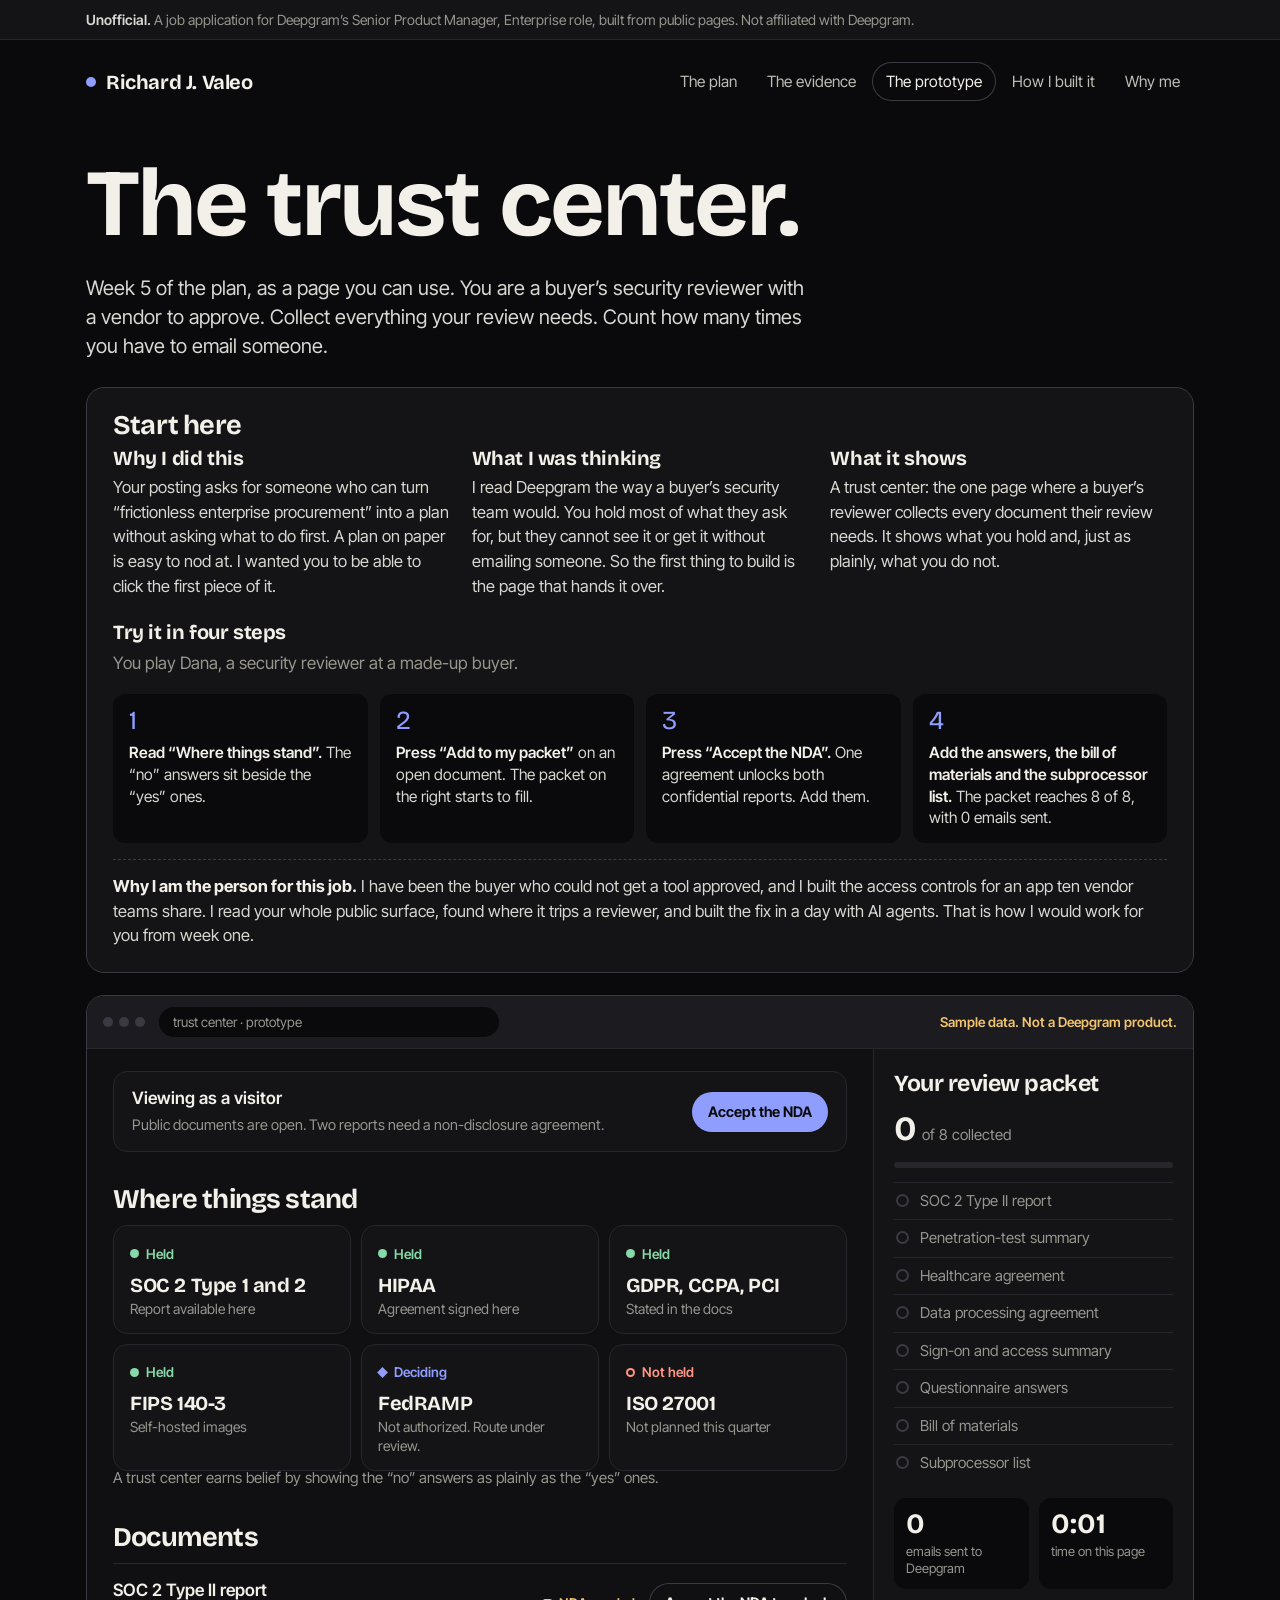
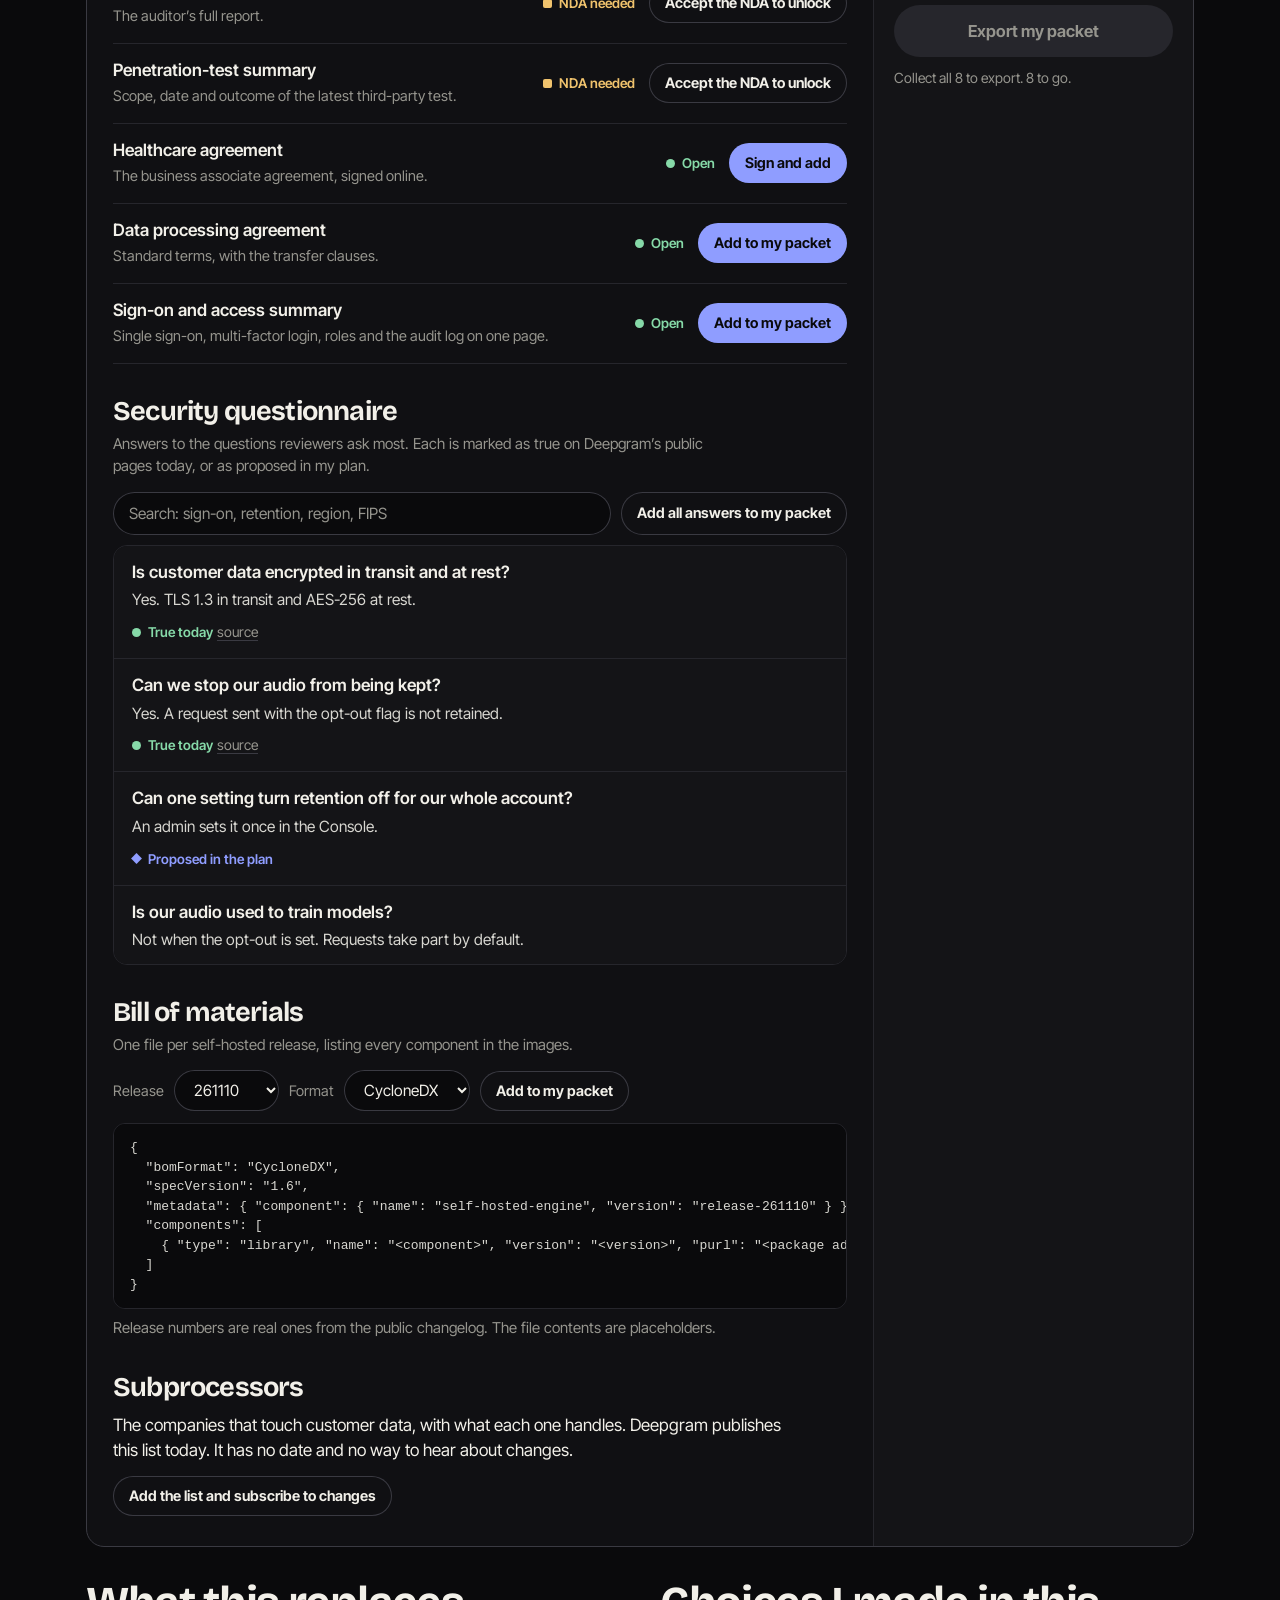
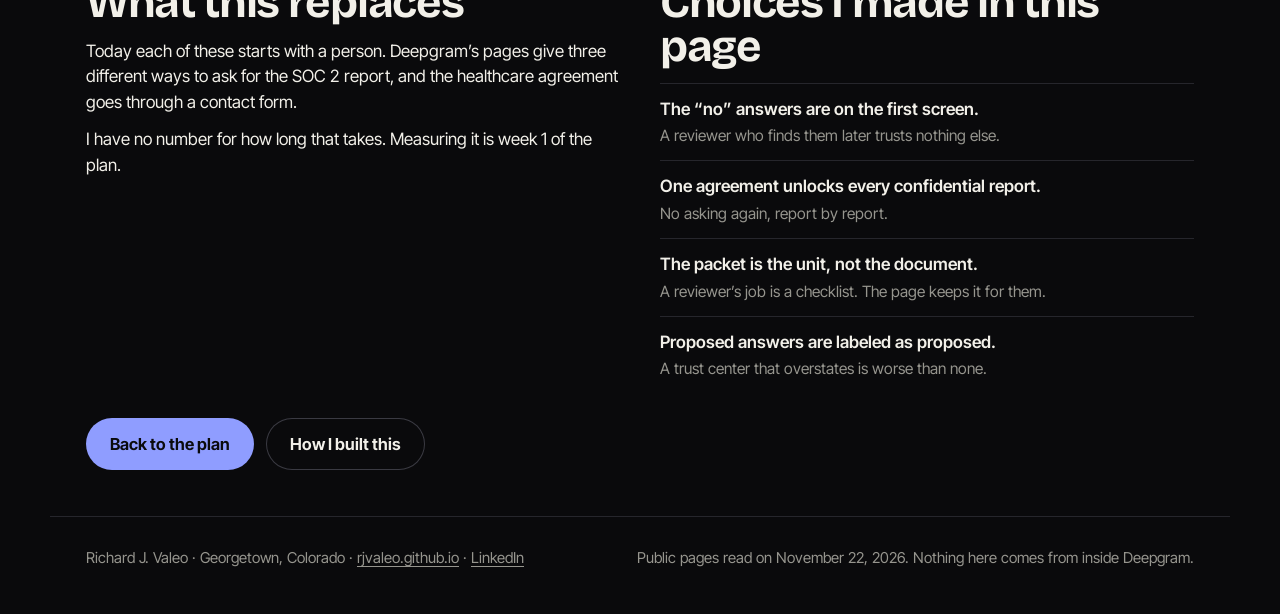
<file: prototype.html>
<!doctype html><html lang="en"><head><meta charset="utf-8"><meta name="viewport" content="width=device-width,initial-scale=1"><script>if(/thedigitalpolymath[.]com$/.test(location.hostname)){window.dataLayer=window.dataLayer||[];window.gtag=function(){dataLayer.push(arguments)};gtag("js",new Date());gtag("config","G-C206274WSE");var s=document.createElement("script");s.async=true;s.src="https://www.googletagmanager.com/gtag/js?id=G-C206274WSE";document.head.appendChild(s)}</script><meta name="robots" content="noindex,nofollow"><title>Trust center prototype · Richard J. Valeo</title><meta name="description" content="A clickable prototype of a self-serve trust center for a buyer’s security reviewer. Sample data."><link rel="stylesheet" href="assets/site.css"></head><body><a class="skip" href="#main">Skip to content</a><div class="flag"><div class="w"><b>Unofficial.</b> A job application for Deepgram&rsquo;s Senior Product Manager, Enterprise role, built from public pages. Not affiliated with Deepgram.</div></div><header class="w nav"><a class="me" href="index.html"><i></i>Richard J. Valeo</a><nav aria-label="Pages"><a href="index.html">The plan</a><a href="evidence.html">The evidence</a><a href="prototype.html" aria-current="page">The prototype</a><a href="how.html">How I built it</a><a href="why.html">Why me</a></nav></header><main id="main"><div class="w hero" style="padding-bottom:26px">
  <h1>The trust center.</h1>
  <p class="lead">Week 5 of the plan, as a page you can use. You are a buyer&rsquo;s security reviewer with a vendor to approve. Collect everything your review needs. Count how many times you have to email someone.</p>
</div>

<div class="w">
<div class="walk"><h2>Start here</h2><div class="story"><p><b>Why I did this</b>Your posting asks for someone who can turn &ldquo;frictionless enterprise procurement&rdquo; into a plan without asking what to do first. A plan on paper is easy to nod at. I wanted you to be able to click the first piece of it.</p><p><b>What I was thinking</b>I read Deepgram the way a buyer&rsquo;s security team would. You hold most of what they ask for, but they cannot see it or get it without emailing someone. So the first thing to build is the page that hands it over.</p><p><b>What it shows</b>A trust center: the one page where a buyer&rsquo;s reviewer collects every document their review needs. It shows what you hold and, just as plainly, what you do not.</p></div><h3>Try it in four steps</h3><p class="you">You play Dana, a security reviewer at a made-up buyer.</p><ol><li><b>Read &ldquo;Where things stand&rdquo;.</b> The &ldquo;no&rdquo; answers sit beside the &ldquo;yes&rdquo; ones.</li><li><b>Press &ldquo;Add to my packet&rdquo;</b> on an open document. The packet on the right starts to fill.</li><li><b>Press &ldquo;Accept the NDA&rdquo;.</b> One agreement unlocks both confidential reports. Add them.</li><li><b>Add the answers, the bill of materials and the subprocessor list.</b> The packet reaches 8 of 8, with 0 emails sent.</li></ol><p class="why"><b>Why I am the person for this job.</b> I have been the buyer who could not get a tool approved, and I built the access controls for an app ten vendor teams share. I read your whole public surface, found where it trips a reviewer, and built the fix in a day with AI agents. That is how I would work for you from week one.</p></div>

<div class="proto" id="proto">
  <div class="pbar">
    <span class="pdots" aria-hidden="true"><i></i><i></i><i></i></span>
    <span class="purl">trust center &middot; prototype</span>
    <span class="psample">Sample data. Not a Deepgram product.</span>
  </div>

  <div class="pgrid">
    <div class="pmain">

      <div class="pwho" id="who">
        <div><b>Viewing as a visitor</b><span>Public documents are open. Two reports need a non-disclosure agreement.</span></div>
        <button class="btn sm" type="button" id="ndaOpen">Accept the NDA</button>
      </div>

      <h2 class="ph">Where things stand</h2>
      <div class="pstat">
        <div><span class="st ok">Held</span><b>SOC 2 Type 1 and 2</b><small>Report available here</small></div>
        <div><span class="st ok">Held</span><b>HIPAA</b><small>Agreement signed here</small></div>
        <div><span class="st ok">Held</span><b>GDPR, CCPA, PCI</b><small>Stated in the docs</small></div>
        <div><span class="st ok">Held</span><b>FIPS 140-3</b><small>Self-hosted images</small></div>
        <div><span class="st move">Deciding</span><b>FedRAMP</b><small>Not authorized. Route under review.</small></div>
        <div><span class="st none">Not held</span><b>ISO 27001</b><small>Not planned this quarter</small></div>
      </div>
      <p class="note pnote">A trust center earns belief by showing the &ldquo;no&rdquo; answers as plainly as the &ldquo;yes&rdquo; ones.</p>

      <h2 class="ph">Documents</h2>
      <div class="docs" id="docs"></div>

      <h2 class="ph">Security questionnaire</h2>
      <p class="note pnote">Answers to the questions reviewers ask most. Each is marked as true on Deepgram&rsquo;s public pages today, or as proposed in my plan.</p>
      <div class="qtools">
        <label class="sr" for="q">Search the answers</label>
        <input id="q" type="search" placeholder="Search: sign-on, retention, region, FIPS" autocomplete="off">
        <button class="btn sm ghost" type="button" data-add="answers">Add all answers to my packet</button>
      </div>
      <div class="qa" id="qa" aria-live="polite"></div>

      <h2 class="ph">Bill of materials</h2>
      <p class="note pnote">One file per self-hosted release, listing every component in the images.</p>
      <div class="sbom">
        <div class="srow">
          <label for="rel">Release</label>
          <select id="rel"><option>261110</option><option>261020</option><option>260728</option></select>
          <label for="fmt">Format</label>
          <select id="fmt"><option value="cdx">CycloneDX</option><option value="spdx">SPDX</option></select>
          <button class="btn sm ghost" type="button" data-add="sbom">Add to my packet</button>
        </div>
        <pre id="sbomOut" tabindex="0" aria-label="Sample bill of materials file"></pre>
        <p class="note">Release numbers are real ones from the public changelog. The file contents are placeholders.</p>
      </div>

      <h2 class="ph">Subprocessors</h2>
      <div class="subs">
        <p>The companies that touch customer data, with what each one handles. Deepgram publishes this list today. It has no date and no way to hear about changes.</p>
        <button class="btn sm ghost" type="button" data-add="subs">Add the list and subscribe to changes</button>
      </div>
    </div>

    <aside class="packet" aria-label="Your review packet">
      <h3>Your review packet</h3>
      <p class="pcount" aria-live="polite"><b id="got">0</b> of <span id="need">8</span> collected</p>
      <div class="meter" aria-hidden="true"><i id="meter"></i></div>
      <ul id="plist"></ul>
      <div class="pfacts">
        <div><b id="mails">0</b><span>emails sent to Deepgram</span></div>
        <div><b id="clock">0:00</b><span>time on this page</span></div>
      </div>
      <button class="btn" type="button" id="export" disabled>Export my packet</button>
      <p class="note" id="phint">Collect all eight to export.</p>
    </aside>
  </div>
</div>

<dialog id="nda" aria-labelledby="ndaT">
  <h3 id="ndaT">Non-disclosure agreement</h3>
  <p>Two reports are confidential. Accepting this one-page agreement unlocks them now. Each copy you download carries your name and the date.</p>
  <div class="who2"><b>Dana Okafor</b><span>Security reviewer, Northwind Health (a made-up buyer)</span></div>
  <p class="note">This is a prototype. Nothing is signed, stored or sent.</p>
  <div class="next"><button class="btn" type="button" id="ndaYes">Accept as Dana</button><button class="btn ghost" type="button" id="ndaNo">Not now</button></div>
</dialog>

<dialog id="done" aria-labelledby="doneT">
  <h3 id="doneT">Packet ready</h3>
  <p id="doneP"></p>
  <ul class="plain" id="doneL"></ul>
  <p class="note">This is a prototype, so no file is produced.</p>
  <div class="next"><button class="btn" type="button" id="doneX">Close</button></div>
</dialog>

<section style="border-top:0;padding-top:34px">
  <div class="two">
    <div><h2>What this replaces</h2>
      <p>Today each of these starts with a person. Deepgram&rsquo;s pages give three different ways to ask for the SOC 2 report, and the healthcare agreement goes through a contact form.</p>
      <p>I have no number for how long that takes. Measuring it is week 1 of the plan.</p></div>
    <div><h2>Choices I made in this page</h2>
      <ul class="plain">
        <li><b>The &ldquo;no&rdquo; answers are on the first screen.</b><span>A reviewer who finds them later trusts nothing else.</span></li>
        <li><b>One agreement unlocks every confidential report.</b><span>No asking again, report by report.</span></li>
        <li><b>The packet is the unit, not the document.</b><span>A reviewer&rsquo;s job is a checklist. The page keeps it for them.</span></li>
        <li><b>Proposed answers are labeled as proposed.</b><span>A trust center that overstates is worse than none.</span></li>
      </ul></div>
  </div>
  <div class="next"><a class="btn" href="index.html">Back to the plan</a><a class="btn ghost" href="how.html">How I built this</a></div>
</section>
</div>
</main><footer class="w foot"><span>Richard J. Valeo &middot; Georgetown, Colorado &middot; <a href="https://rjvaleo.github.io/">rjvaleo.github.io</a> &middot; <a href="https://www.linkedin.com/in/rjvaleo">LinkedIn</a></span><span>Public pages read on November 22, 2026. Nothing here comes from inside Deepgram.</span></footer><script src="assets/proto.js"></script></body></html>
</file>
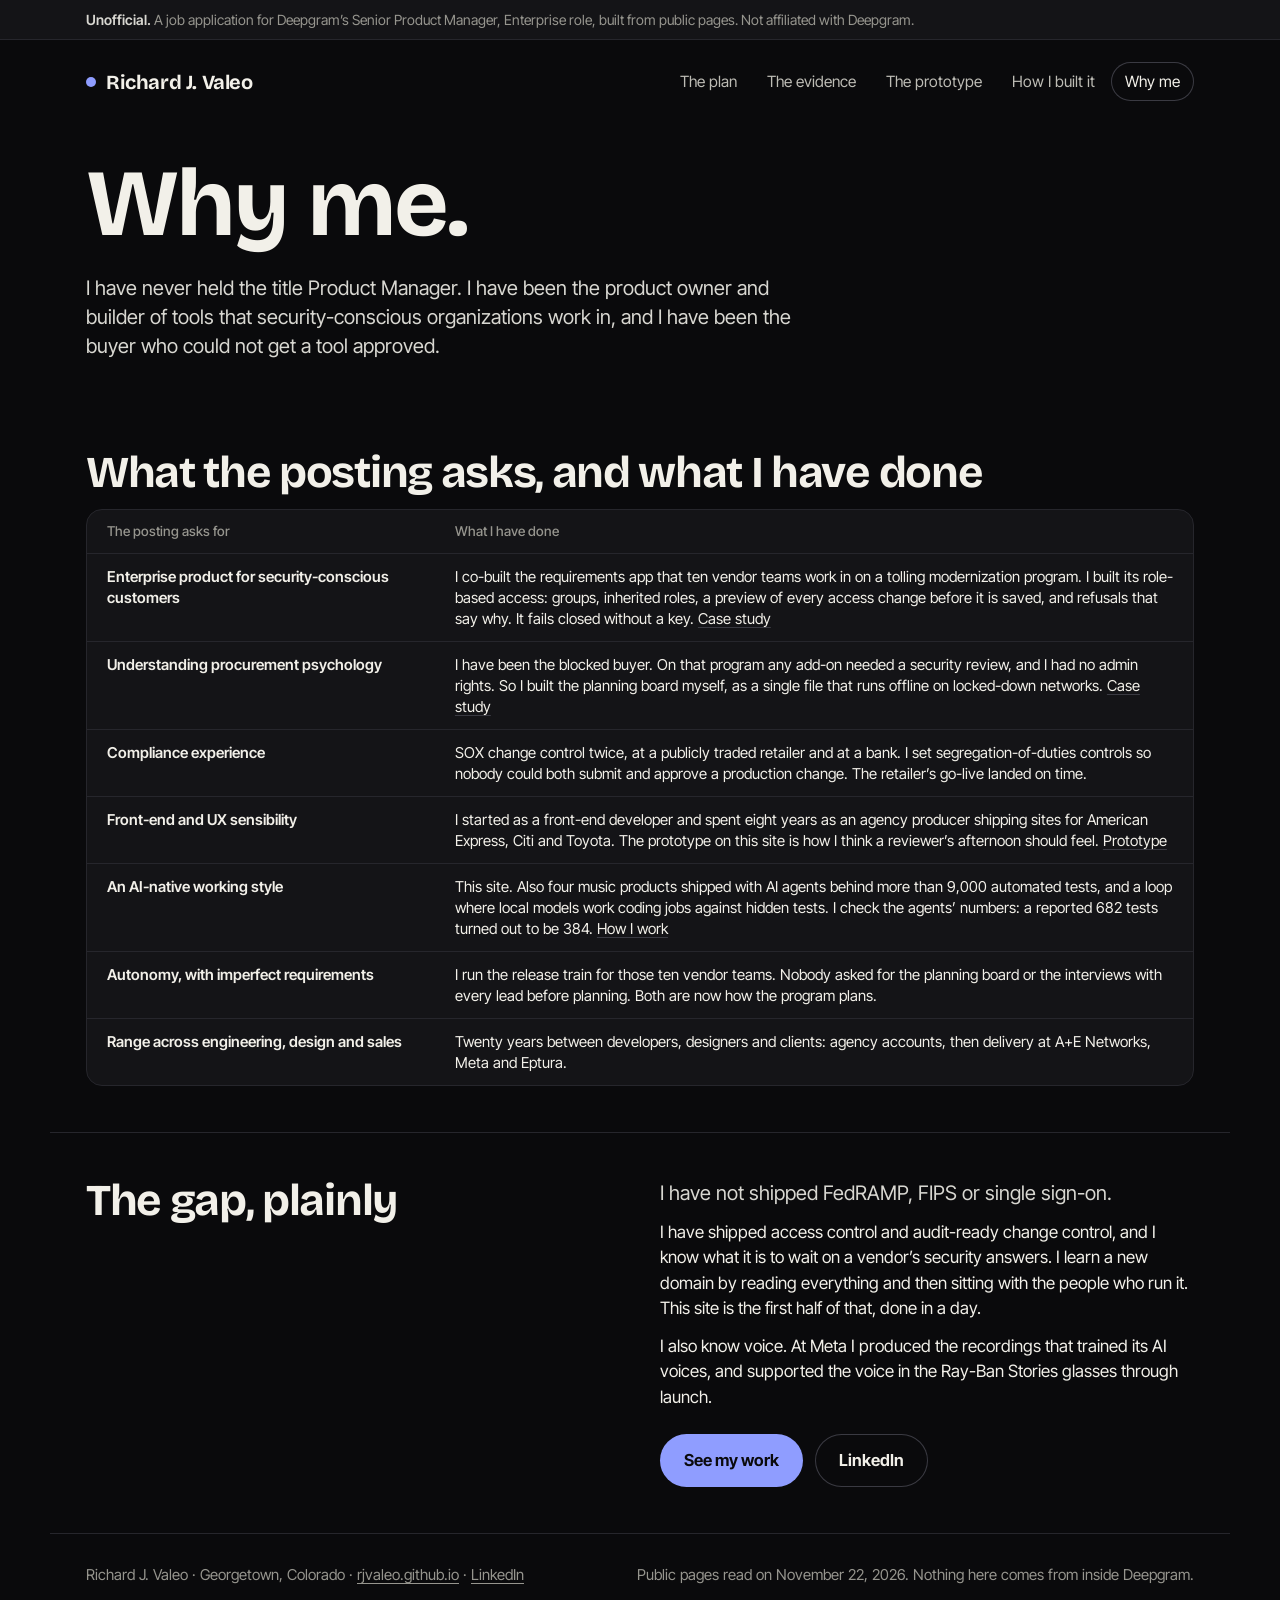
<file: why.html>
<!doctype html><html lang="en"><head><meta charset="utf-8"><meta name="viewport" content="width=device-width,initial-scale=1"><script>if(/thedigitalpolymath[.]com$/.test(location.hostname)){window.dataLayer=window.dataLayer||[];window.gtag=function(){dataLayer.push(arguments)};gtag("js",new Date());gtag("config","G-C206274WSE");var s=document.createElement("script");s.async=true;s.src="https://www.googletagmanager.com/gtag/js?id=G-C206274WSE";document.head.appendChild(s)}</script><meta name="robots" content="noindex,nofollow"><title>Why me · Richard J. Valeo</title><meta name="description" content="Richard J. Valeo’s record against Deepgram’s Senior Product Manager, Enterprise role."><link rel="stylesheet" href="assets/site.css"></head><body><a class="skip" href="#main">Skip to content</a><div class="flag"><div class="w"><b>Unofficial.</b> A job application for Deepgram&rsquo;s Senior Product Manager, Enterprise role, built from public pages. Not affiliated with Deepgram.</div></div><header class="w nav"><a class="me" href="index.html"><i></i>Richard J. Valeo</a><nav aria-label="Pages"><a href="index.html">The plan</a><a href="evidence.html">The evidence</a><a href="prototype.html">The prototype</a><a href="how.html">How I built it</a><a href="why.html" aria-current="page">Why me</a></nav></header><main id="main"><div class="w hero"><h1>Why me.</h1><p class="lead">I have never held the title Product Manager. I have been the product owner and builder of tools that security-conscious organizations work in, and I have been the buyer who could not get a tool approved.</p></div><section class="w"><h2>What the posting asks, and what I have done</h2><div class="tw"><table><thead><tr><th style="width:32%">The posting asks for</th><th>What I have done</th></tr></thead><tbody><tr><td><b>Enterprise product for security-conscious customers</b></td><td>I co-built the requirements app that ten vendor teams work in on a tolling modernization program. I built its role-based access: groups, inherited roles, a preview of every access change before it is saved, and refusals that say why. It fails closed without a key. <a href="https://rjvaleo.github.io/case-rtm-tool.html">Case study</a></td></tr><tr><td><b>Understanding procurement psychology</b></td><td>I have been the blocked buyer. On that program any add-on needed a security review, and I had no admin rights. So I built the planning board myself, as a single file that runs offline on locked-down networks. <a href="https://rjvaleo.github.io/case-pi-dashboard.html">Case study</a></td></tr><tr><td><b>Compliance experience</b></td><td>SOX change control twice, at a publicly traded retailer and at a bank. I set segregation-of-duties controls so nobody could both submit and approve a production change. The retailer&rsquo;s go-live landed on time.</td></tr><tr><td><b>Front-end and UX sensibility</b></td><td>I started as a front-end developer and spent eight years as an agency producer shipping sites for American Express, Citi and Toyota. The prototype on this site is how I think a reviewer&rsquo;s afternoon should feel. <a href="prototype.html">Prototype</a></td></tr><tr><td><b>An AI-native working style</b></td><td>This site. Also four music products shipped with AI agents behind more than 9,000 automated tests, and a loop where local models work coding jobs against hidden tests. I check the agents&rsquo; numbers: a reported 682 tests turned out to be 384. <a href="https://rjvaleo.github.io/how-i-work.html">How I work</a></td></tr><tr><td><b>Autonomy, with imperfect requirements</b></td><td>I run the release train for those ten vendor teams. Nobody asked for the planning board or the interviews with every lead before planning. Both are now how the program plans.</td></tr><tr><td><b>Range across engineering, design and sales</b></td><td>Twenty years between developers, designers and clients: agency accounts, then delivery at A+E Networks, Meta and Eptura.</td></tr></tbody></table></div></section><section class="w"><div class="two"><div><h2>The gap, plainly</h2></div><div><p class="lead">I have not shipped FedRAMP, FIPS or single sign-on.</p><p>I have shipped access control and audit-ready change control, and I know what it is to wait on a vendor&rsquo;s security answers. I learn a new domain by reading everything and then sitting with the people who run it. This site is the first half of that, done in a day.</p><p>I also know voice. At Meta I produced the recordings that trained its AI voices, and supported the voice in the Ray-Ban Stories glasses through launch.</p><div class="next"><a class="btn" href="https://rjvaleo.github.io/">See my work</a><a class="btn ghost" href="https://www.linkedin.com/in/rjvaleo">LinkedIn</a></div></div></div></section></main><footer class="w foot"><span>Richard J. Valeo &middot; Georgetown, Colorado &middot; <a href="https://rjvaleo.github.io/">rjvaleo.github.io</a> &middot; <a href="https://www.linkedin.com/in/rjvaleo">LinkedIn</a></span><span>Public pages read on November 22, 2026. Nothing here comes from inside Deepgram.</span></footer></body></html>
</file>
<file: assets/site.css>
@font-face{font-family:BG;src:url(fonts/bg.woff2) format("woff2");font-weight:200 800;font-stretch:75% 100%;font-display:swap}
@font-face{font-family:IT;src:url(fonts/it.woff2) format("woff2");font-weight:100 900;font-display:swap}
:root{color-scheme:dark;--ink:#0a0a0c;--surf:#141417;--surf2:#1b1b20;--line:#26262c;--line2:#3a3a42;--paper:#f2f0e9;--soft:#d8d7d1;--muted:#96958e;--acc:#8f9dff;
  --ok:#86d9a8;--gate:#f0c36d;--none:#ff9484;--move:#8f9dff}
*{box-sizing:border-box;margin:0;padding:0}
html{background:var(--ink);scroll-behavior:smooth}
body{background:var(--ink);color:var(--paper);font-family:IT,system-ui,sans-serif;-webkit-font-smoothing:antialiased;font-size:17px;line-height:1.5}
a{color:inherit}
button{font:inherit;color:inherit;cursor:pointer}
:focus-visible{outline:2px solid var(--acc);outline-offset:3px;border-radius:6px}
.skip{position:absolute;left:-999px}.skip:focus{left:16px;top:16px;background:var(--acc);color:var(--ink);padding:10px 14px;border-radius:8px;z-index:99}
.w{max-width:1180px;margin:0 auto;padding-inline:36px}
h1,h2,h3,.d{font-family:BG,IT,sans-serif;font-weight:700;letter-spacing:-.03em;line-height:1;font-stretch:88%}
h2{font-size:clamp(30px,3.6vw,44px);margin-bottom:14px}
h3{font-size:23px;letter-spacing:-.02em;line-height:1.1}
p{max-width:68ch}
p+p{margin-top:12px}
.lead{font-size:20px;line-height:1.45;color:var(--soft)}
.note{color:var(--muted);font-size:15px}
a.src{color:var(--muted);font-size:14px;text-decoration:underline;text-decoration-color:var(--line2);text-underline-offset:3px;white-space:nowrap}
a.src:hover{color:var(--acc);text-decoration-color:var(--acc)}
p a,li a,td a{text-decoration:underline;text-decoration-color:var(--line2);text-underline-offset:3px}
p a:hover,li a:hover,td a:hover{color:var(--acc);text-decoration-color:var(--acc)}

/* top */
.flag{background:var(--surf);border-bottom:1px solid var(--line);font-size:14px;color:var(--muted);padding-block:9px}
.flag b{color:var(--soft);font-weight:600}
.nav{display:flex;justify-content:space-between;align-items:center;gap:20px;padding-block:22px;flex-wrap:wrap}
.nav .me{font-family:BG;font-weight:700;font-size:20px;letter-spacing:-.02em;display:flex;align-items:center;gap:10px;text-decoration:none}
.nav .me i{width:10px;height:10px;border-radius:50%;background:var(--acc);display:block}
.nav nav{display:flex;gap:2px;font-size:15.5px;color:#bdbcb5;align-items:center;flex-wrap:wrap}
.nav nav a{padding:8px 14px;border-radius:999px;text-decoration:none}
.nav nav a:hover{color:var(--paper)}
.nav nav a[aria-current]{color:var(--paper);box-shadow:inset 0 0 0 1px var(--line2)}
.btn{display:inline-block;background:var(--acc);color:var(--ink);font-weight:650;border-radius:999px;padding:14px 24px;font-size:16.5px;border:0;text-decoration:none}
.btn:hover{background:#a9b4ff}
.btn.ghost{background:none;color:var(--paper);box-shadow:inset 0 0 0 1px var(--line2)}
.btn.ghost:hover{box-shadow:inset 0 0 0 1px var(--acc);background:none}
.btn.sm{padding:9px 16px;font-size:14.5px}

/* hero */
.hero{padding-block:34px 44px}
.hero h1{font-size:clamp(44px,7.4vw,104px);max-width:13ch}
.hero .lead{margin-top:22px;max-width:60ch}
.bottom{display:grid;grid-template-columns:repeat(3,1fr);margin-top:36px;border-top:1px solid var(--line);border-bottom:1px solid var(--line)}
.bottom div{padding:20px 22px 22px 0}
.bottom div+div{padding-left:22px;border-left:1px solid var(--line)}
.bottom b{display:block;font-family:BG;font-stretch:88%;font-size:21px;letter-spacing:-.02em;line-height:1.15;margin-bottom:6px}
.bottom span{color:var(--muted);font-size:15.5px;line-height:1.45;display:block}

section{padding-block:46px}
section+section{border-top:1px solid var(--line)}
.shead{display:flex;justify-content:space-between;align-items:flex-end;gap:24px;flex-wrap:wrap;margin-bottom:22px}
.shead p{color:var(--muted);max-width:56ch}

/* state marks: always a word beside the colour */
.st{display:inline-flex;align-items:center;gap:7px;font-size:13.5px;font-weight:600;white-space:nowrap}
.st:before{content:"";width:9px;height:9px;border-radius:50%;background:currentColor;flex:none}
.st.ok{color:var(--ok)}.st.gate{color:var(--gate)}.st.none{color:var(--none)}.st.move{color:var(--move)}
.st.gate:before{border-radius:2px}.st.none:before{background:none;box-shadow:inset 0 0 0 2px currentColor}.st.move:before{border-radius:0;transform:rotate(45deg) scale(.85)}

/* the reviewer's board */
.seg{display:inline-flex;background:var(--surf);border-radius:999px;padding:4px;box-shadow:inset 0 0 0 1px var(--line)}
.seg button{background:none;border:0;border-radius:999px;padding:9px 18px;font-size:15px;color:#bdbcb5}
.seg button[aria-pressed=true]{background:var(--paper);color:var(--ink);font-weight:650}
.board{display:grid;grid-template-columns:repeat(4,1fr);gap:14px}
.col{background:var(--surf);border:1px solid var(--line);border-radius:16px;padding:18px 18px 8px}
.col h3{margin-bottom:4px}
.col>p{color:var(--muted);font-size:14.5px;line-height:1.4;margin-bottom:10px;min-height:2.8em}
.item{border-top:1px solid var(--line);padding:12px 0 13px}
.item b{display:block;font-weight:600;font-size:16px;line-height:1.25;margin-bottom:5px}
.item small{display:block;color:var(--muted);font-size:14px;line-height:1.4;margin-top:5px}
.item .wk{font-size:12.5px;color:var(--ink);background:var(--paper);border-radius:999px;padding:1px 8px;font-weight:650;margin-left:6px;white-space:nowrap}
.board[data-view=today] .after,.board[data-view=after] .today{display:none}
.item.changed{animation:flip .5s ease both}
@keyframes flip{from{opacity:0;transform:translateY(4px)}to{opacity:1;transform:none}}
.tally{display:flex;gap:22px;flex-wrap:wrap;margin-top:16px;color:var(--muted);font-size:15px}
.tally b{color:var(--paper);font-family:BG;font-size:22px;font-stretch:88%;margin-right:5px}

/* twelve weeks */
.gantt{background:var(--surf);border:1px solid var(--line);border-radius:16px;padding:20px 22px 22px;overflow-x:auto}
.gin{min-width:860px}
.wkrow,.lane{display:grid;grid-template-columns:190px repeat(12,1fr);align-items:center}
.wkrow{color:var(--muted);font-size:13px;margin-bottom:8px}
.wkrow span{text-align:center}.wkrow span:first-child{text-align:left}
.lane{padding:9px 0;border-top:1px solid var(--line);position:relative}
.lane>b{font-weight:600;font-size:15.5px;line-height:1.2;padding-right:12px}
.bar{height:34px;border-radius:9px;display:flex;align-items:center;padding:0 12px;font-size:13.5px;font-weight:600;color:var(--ink);white-space:nowrap;overflow:hidden}
.bar.a{background:var(--paper)}.bar.b{background:var(--ok)}.bar.c{background:var(--acc)}.bar.e{background:var(--gate)}
.gates{display:grid;grid-template-columns:190px repeat(12,1fr);margin-top:12px;border-top:1px solid var(--line);padding-top:12px;font-size:13.5px;color:var(--soft)}
.gates>b{color:var(--muted);font-weight:500}
.gates span{border-left:2px solid var(--none);padding-left:8px;line-height:1.3}
.phases{display:grid;grid-template-columns:1fr 1fr;gap:14px;margin-top:16px}
.phase{background:var(--surf);border:1px solid var(--line);border-radius:16px;padding:22px}
.phase .when{font-size:14px;color:var(--muted);display:block;margin-bottom:6px}
.phase ul{list-style:none;margin:14px 0 0}
.phase li{padding:10px 0;border-top:1px solid var(--line);line-height:1.4}
.phase li b{font-weight:600}
.phase li span{display:block;color:var(--muted);font-size:14.5px;margin-top:3px}
.tag{display:inline-block;font-size:12.5px;border-radius:999px;padding:1px 9px;box-shadow:inset 0 0 0 1px var(--line2);color:var(--soft);margin:5px 5px 0 0;white-space:nowrap}
.know{margin-top:14px;padding-top:12px;border-top:1px dashed var(--line2);font-size:15px;color:var(--soft)}
.know b{color:var(--paper)}

.two{display:grid;grid-template-columns:1fr 1fr;gap:40px}
.plain{list-style:none}
.plain li{padding:13px 0;border-top:1px solid var(--line);max-width:68ch}
.plain li b{font-weight:600}
.plain li span{color:var(--muted);display:block;font-size:15.5px;margin-top:2px}

/* tables */
.tw{overflow-x:auto;border:1px solid var(--line);border-radius:16px;background:var(--surf)}
table{border-collapse:collapse;width:100%;font-size:15px;line-height:1.4}
th,td{text-align:left;padding:12px 14px;border-bottom:1px solid var(--line);vertical-align:top}
th{color:var(--muted);font-weight:500;font-size:13.5px;white-space:nowrap}
tr:last-child td{border-bottom:0}
td:first-child,th:first-child{padding-left:20px}
tr.us td{background:#1c1d2b}
tr.us td:first-child{box-shadow:inset 3px 0 0 var(--acc)}
td b{font-weight:600}

/* flow diagram on the how page */
.flow{display:grid;grid-template-columns:repeat(5,1fr);gap:10px;align-items:stretch}
.step{background:var(--surf);border:1px solid var(--line);border-radius:14px;padding:16px;position:relative}
.step b{display:block;font-family:BG;font-stretch:88%;font-size:19px;letter-spacing:-.02em;line-height:1.1;margin-bottom:6px}
.step span{color:var(--muted);font-size:14.5px;line-height:1.4;display:block}
.step .who{font-size:12.5px;border-radius:999px;padding:1px 9px;display:inline-block;margin-bottom:9px;font-weight:650}
.step .who.me{background:var(--paper);color:var(--ink)}.step .who.ai{background:var(--acc);color:var(--ink)}
.step+.step:before{content:"";position:absolute;left:-11px;top:50%;width:10px;border-top:2px solid var(--line2)}

.foot{border-top:1px solid var(--line);padding-block:30px 44px;color:var(--muted);font-size:15px;display:flex;justify-content:space-between;gap:20px;flex-wrap:wrap}
.foot a{text-underline-offset:3px}
.next{display:flex;gap:12px;flex-wrap:wrap;margin-top:24px}

@media (max-width:1000px){
  .board{grid-template-columns:1fr 1fr}.col>p{min-height:0}
  .phases,.two{grid-template-columns:1fr}.two{gap:24px}
  .flow{grid-template-columns:1fr}.step+.step:before{left:50%;top:-11px;width:0;height:10px;border-top:0;border-left:2px solid var(--line2)}
}
@media (max-width:680px){
  .w{padding-inline:18px}
  .board,.bottom{grid-template-columns:1fr}
  .bottom div{padding:16px 0}.bottom div+div{padding-left:0;border-left:0;border-top:1px solid var(--line)}
  section{padding-block:34px}
  .nav nav a{padding:7px 10px}
}
@media (prefers-reduced-motion:reduce){*{animation:none!important;transition:none!important}html{scroll-behavior:auto}}

/* prototype */
.sr{position:absolute;width:1px;height:1px;overflow:hidden;clip-path:inset(50%)}
.proto{background:#101013;border:1px solid var(--line2);border-radius:18px;overflow:clip}
.pbar{display:flex;align-items:center;gap:14px;padding:11px 16px;background:var(--surf2);border-bottom:1px solid var(--line);font-size:13.5px;color:var(--muted)}
.pdots{display:flex;gap:6px}.pdots i{width:10px;height:10px;border-radius:50%;background:var(--line2);display:block}
.purl{flex:1;background:var(--ink);border-radius:999px;padding:5px 14px;max-width:340px}
.psample{margin-left:auto;color:var(--gate);font-weight:600;text-align:right}
.pgrid{display:grid;grid-template-columns:minmax(0,1fr) 320px;align-items:start}
.pmain{padding:22px 26px 30px;min-width:0}
.ph{font-size:27px;margin:34px 0 12px}
.pnote{margin:-4px 0 14px}
.pwho{display:flex;justify-content:space-between;align-items:center;gap:16px;flex-wrap:wrap;background:var(--surf);border:1px solid var(--line);border-radius:14px;padding:14px 18px}
.pwho b{display:block;font-weight:600}.pwho span:not(.st){color:var(--muted);font-size:14.5px}
.pstat{display:grid;grid-template-columns:repeat(3,1fr);gap:10px}
.pstat>div{background:var(--surf);border:1px solid var(--line);border-radius:14px;padding:14px 16px}
.pstat b{display:block;font-family:BG;font-stretch:88%;font-size:20px;letter-spacing:-.02em;line-height:1.1;margin:8px 0 4px}
.pstat small{color:var(--muted);font-size:14px;line-height:1.35;display:block}
.doc{display:flex;justify-content:space-between;align-items:center;gap:16px;flex-wrap:wrap;padding:14px 0;border-top:1px solid var(--line)}
.doc:last-child{border-bottom:1px solid var(--line)}
.doc b{display:block;font-weight:600}.doc div>span:not(.st){color:var(--muted);font-size:14.5px}
.dact{display:flex;align-items:center;gap:14px;flex-wrap:wrap}
.qtools{display:flex;gap:10px;flex-wrap:wrap;margin-bottom:10px}
input[type=search],select{background:var(--ink);color:var(--paper);border:0;box-shadow:inset 0 0 0 1px var(--line2);border-radius:999px;padding:10px 16px;font:inherit;font-size:15.5px}
input[type=search]{flex:1;min-width:220px}
input[type=search]::placeholder{color:var(--muted)}
.qa{max-height:420px;overflow-y:auto;border:1px solid var(--line);border-radius:14px;background:var(--surf)}
.qa>p{padding:18px}
.qrow{padding:14px 18px;border-bottom:1px solid var(--line)}
.qrow:last-child{border-bottom:0}
.qrow b{font-weight:600;display:block}
.qrow p{color:var(--soft);margin:3px 0 7px;font-size:15.5px}
.srow{display:flex;gap:10px;align-items:center;flex-wrap:wrap;margin-bottom:12px}
.srow label{color:var(--muted);font-size:14.5px}
pre{background:var(--ink);border:1px solid var(--line);border-radius:12px;padding:14px 16px;font-family:ui-monospace,Menlo,Consolas,monospace;font-size:13px;line-height:1.5;color:var(--soft);overflow-x:auto;margin-bottom:8px}
.subs p{margin-bottom:12px}
.packet{position:sticky;top:0;align-self:start;background:var(--surf);border-left:1px solid var(--line);padding:22px 20px 24px;min-height:100%}
.packet h3{margin-bottom:6px}
.pcount{color:var(--muted);font-size:15px}.pcount b{font-family:BG;font-size:34px;color:var(--paper);font-stretch:88%;letter-spacing:-.02em;margin-right:2px}
.meter{height:6px;border-radius:99px;background:var(--line);margin:8px 0 14px;overflow:hidden}
.meter i{display:block;height:100%;width:0;background:var(--ok);border-radius:99px;transition:width .3s}
#plist{list-style:none;margin-bottom:16px}
#plist li{padding:7px 0 7px 26px;border-top:1px solid var(--line);font-size:15px;color:var(--muted);position:relative}
#plist li:before{content:"";position:absolute;left:2px;top:11px;width:13px;height:13px;border-radius:50%;box-shadow:inset 0 0 0 2px var(--line2)}
#plist li.y{color:var(--paper)}
#plist li.y:before{background:var(--ok);box-shadow:none}
.pfacts{display:grid;grid-template-columns:1fr 1fr;gap:10px;margin-bottom:16px}
.pfacts div{background:var(--ink);border-radius:12px;padding:12px}
.pfacts b{font-family:BG;font-size:28px;font-stretch:88%;display:block;line-height:1}
.pfacts span{color:var(--muted);font-size:13px;line-height:1.3;display:block;margin-top:5px}
.packet .btn{width:100%;text-align:center}
.btn:disabled{background:var(--line);color:var(--muted);cursor:default}
.btn.ghost:disabled{background:none;box-shadow:inset 0 0 0 1px var(--line);color:var(--muted)}
.packet .note{margin-top:10px;font-size:14px}
dialog{margin:auto;background:var(--surf2);color:var(--paper);border:1px solid var(--line2);border-radius:18px;padding:26px;max-width:min(480px,calc(100vw - 32px))}
dialog::backdrop{background:rgba(5,5,7,.72)}
dialog h3{font-size:28px;margin-bottom:10px}
dialog .plain li{padding:8px 0}
.who2{background:var(--ink);border-radius:12px;padding:12px 14px;margin:14px 0}
.who2 b{display:block}.who2 span{color:var(--muted);font-size:14.5px}
@media (max-width:900px){
  .pgrid{grid-template-columns:1fr}
  .packet{position:static;border-left:0;border-top:1px solid var(--line);order:-1}
  #plist{display:none}
  .pstat{grid-template-columns:1fr 1fr}
  .psample{flex-basis:100%;text-align:left;margin-left:0}.pbar{flex-wrap:wrap}
}
@media (max-width:680px){.pmain{padding:18px 16px 24px}.pstat{grid-template-columns:1fr}}
.tally[hidden]{display:none}
.phase li .tag{display:inline-block;font-size:12.5px;color:var(--soft);margin:7px 5px 0 0}

/* walk-through above the prototype */
.walk{background:var(--surf);border:1px solid var(--line2);border-radius:18px;padding:24px 26px;margin-bottom:22px}
.walk h2{font-size:27px;margin-bottom:8px}
.walk .plain{font-size:19px;line-height:1.45;color:var(--paper);max-width:70ch}
.walk .you{color:var(--muted);margin-top:8px;max-width:70ch}
.walk ol{list-style:none;counter-reset:w;display:grid;grid-template-columns:repeat(4,1fr);gap:12px;margin:18px 0 0}
.walk li{counter-increment:w;background:var(--ink);border-radius:12px;padding:14px 16px;line-height:1.4;font-size:15.5px;color:var(--soft)}
.walk li:before{content:counter(w);display:block;font-family:BG;font-stretch:88%;font-size:26px;line-height:1;color:var(--acc);margin-bottom:8px}
.walk li b{color:var(--paper);font-weight:600}
.walk .why{margin-top:16px;padding-top:14px;border-top:1px dashed var(--line2);color:var(--soft);max-width:74ch}
.walk .why b{color:var(--paper)}
@media (max-width:1000px){.walk ol{grid-template-columns:1fr 1fr}}
@media (max-width:680px){.walk ol{grid-template-columns:1fr}.walk{padding:18px 16px}}

.walk .story{display:grid;grid-template-columns:repeat(3,1fr);gap:22px;margin-top:6px}
.walk .story p{color:var(--soft);line-height:1.5;font-size:16.5px}
.walk .story b{display:block;font-family:BG;font-stretch:88%;font-size:20px;letter-spacing:-.02em;color:var(--paper);margin-bottom:5px;line-height:1.15}
.walk h3{margin:22px 0 0;font-size:20px}
.walk .why{font-size:16.5px;line-height:1.5}
@media (max-width:1000px){.walk .story{grid-template-columns:1fr;gap:14px}}
.walk .story p{margin-top:0}
.walk .why{max-width:none}
</file>
